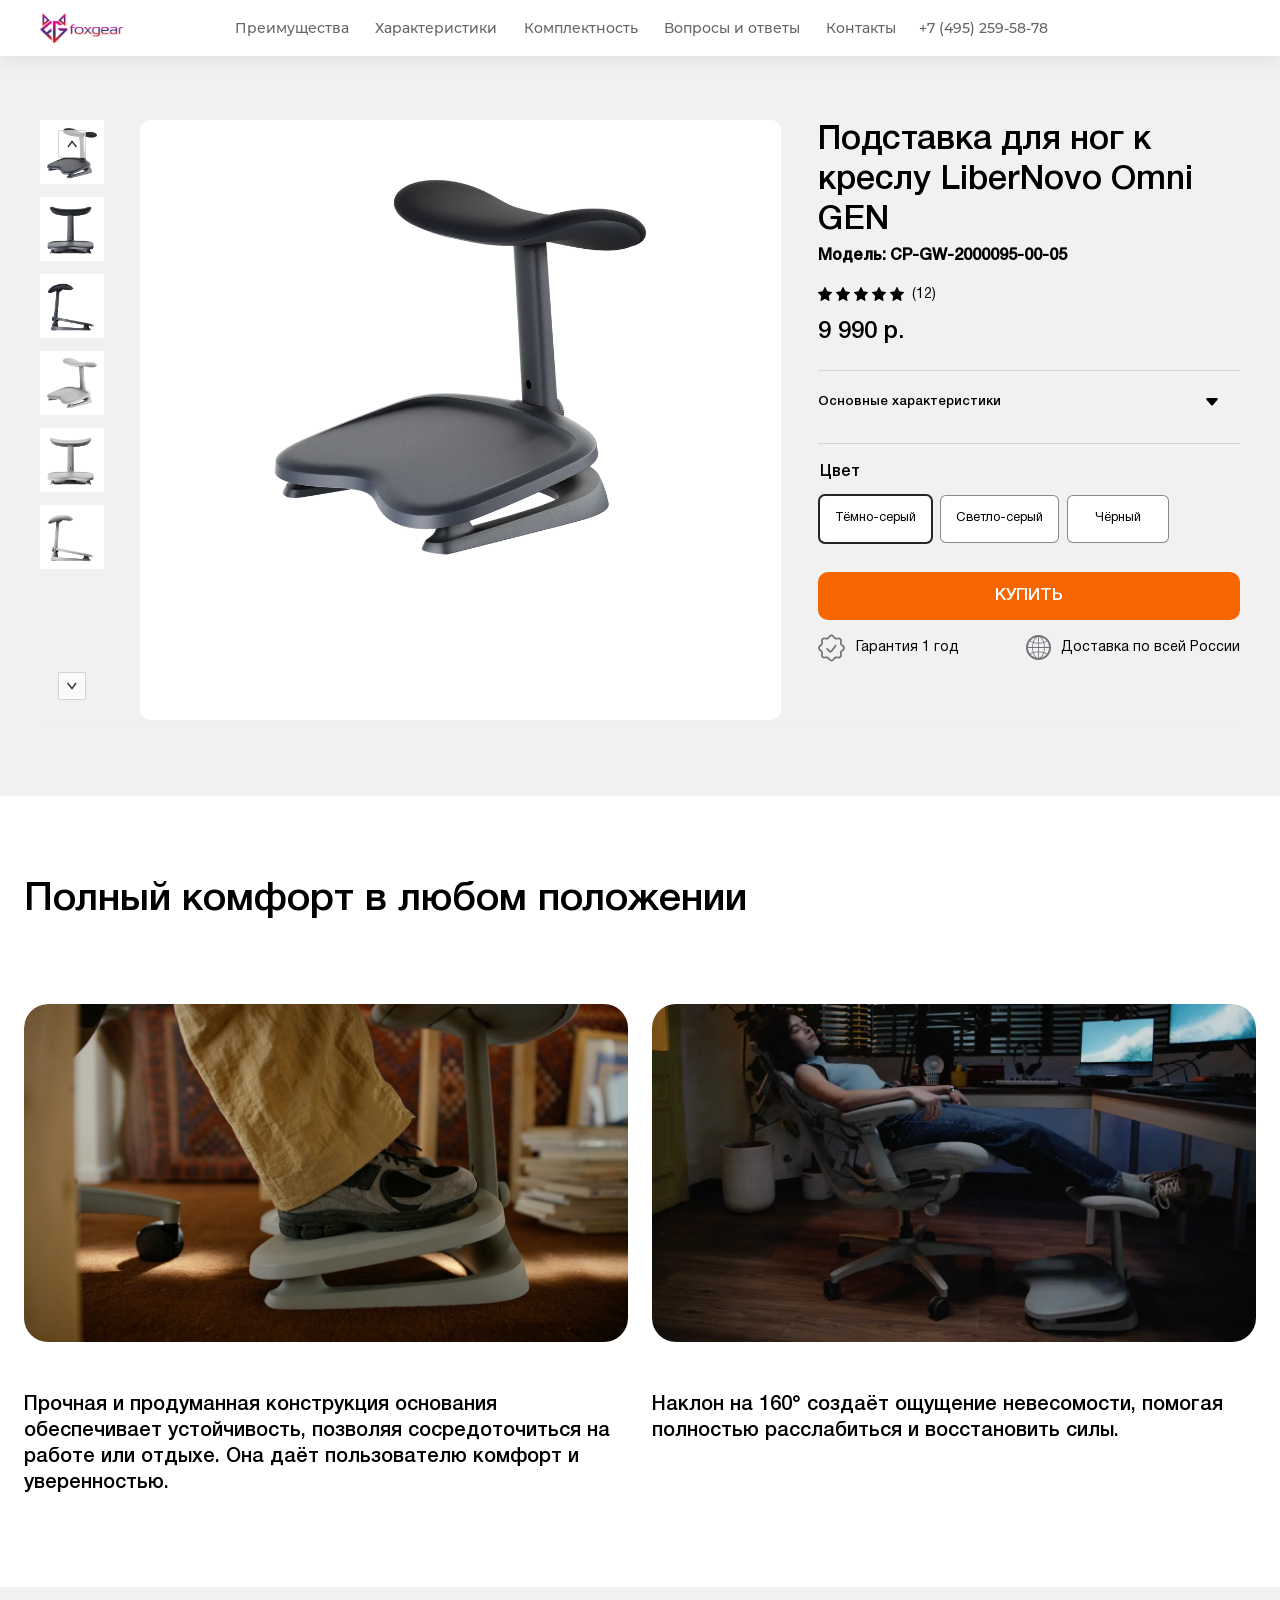
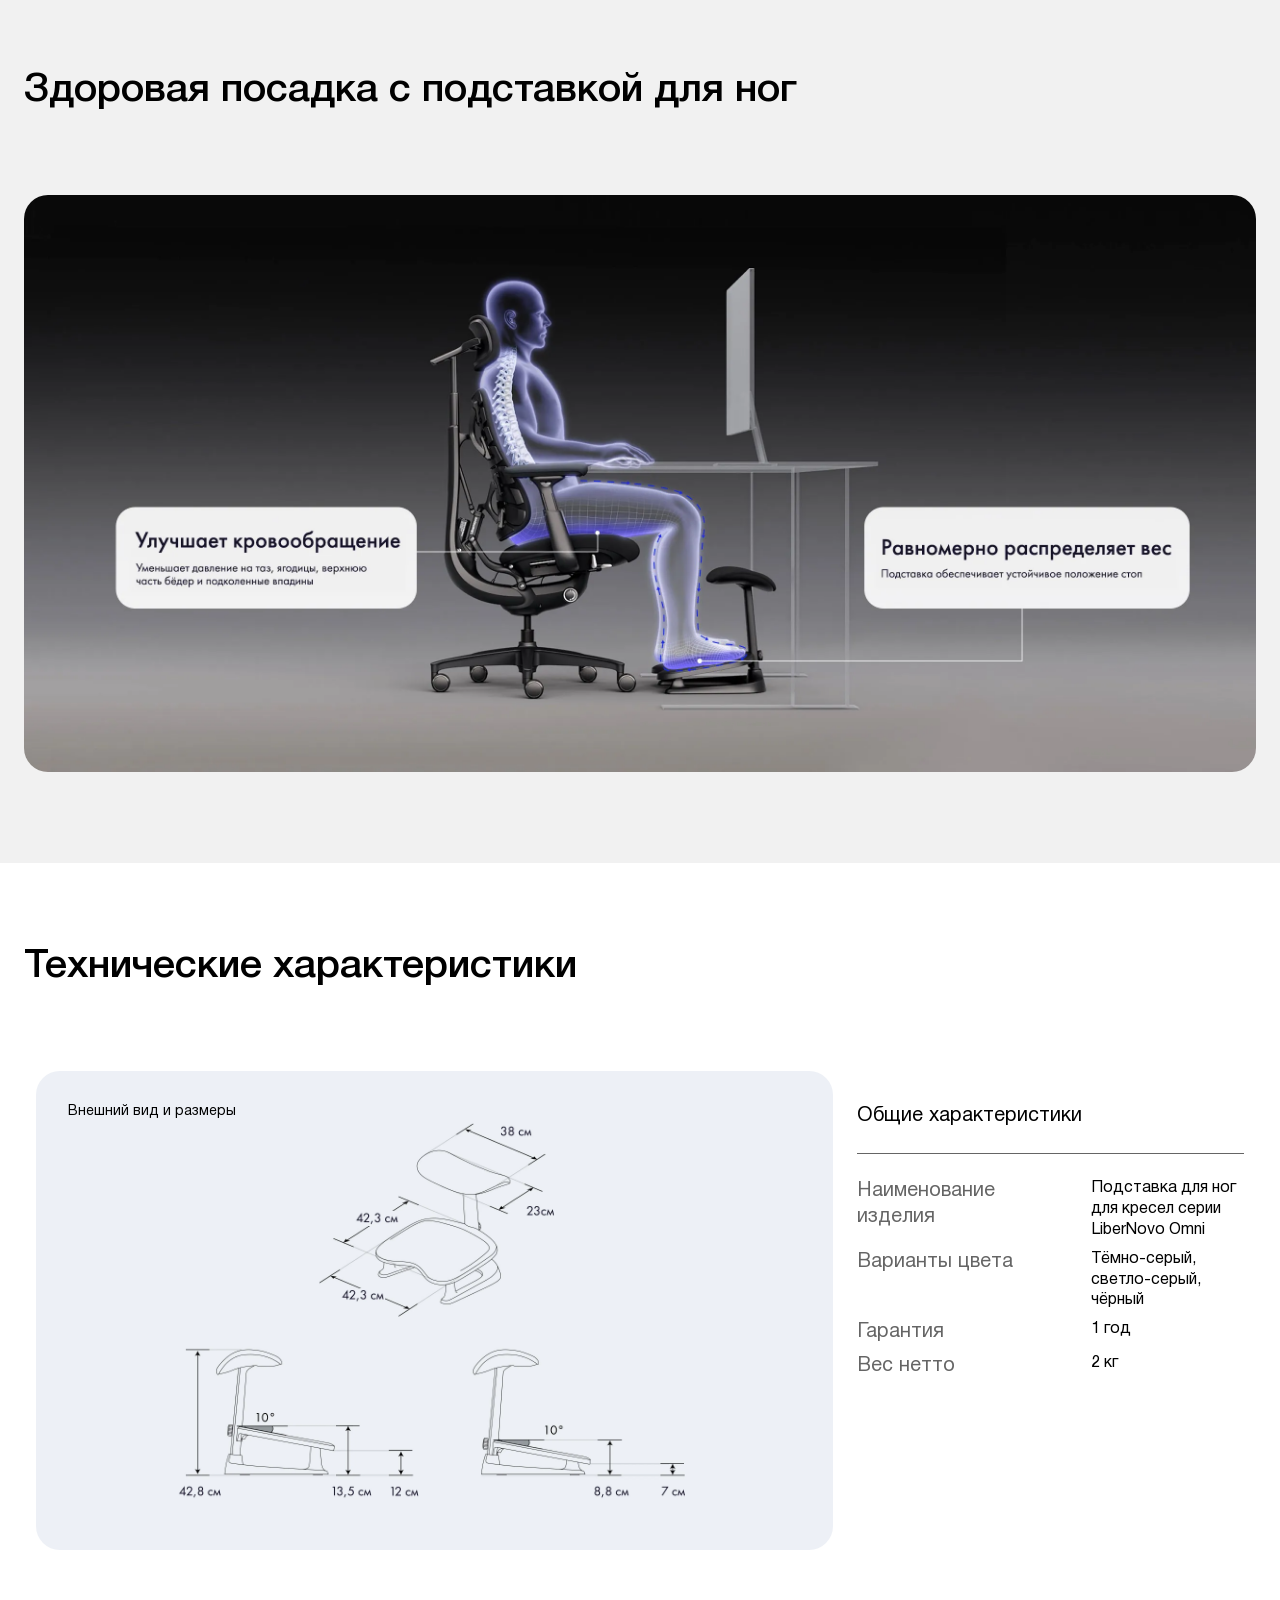
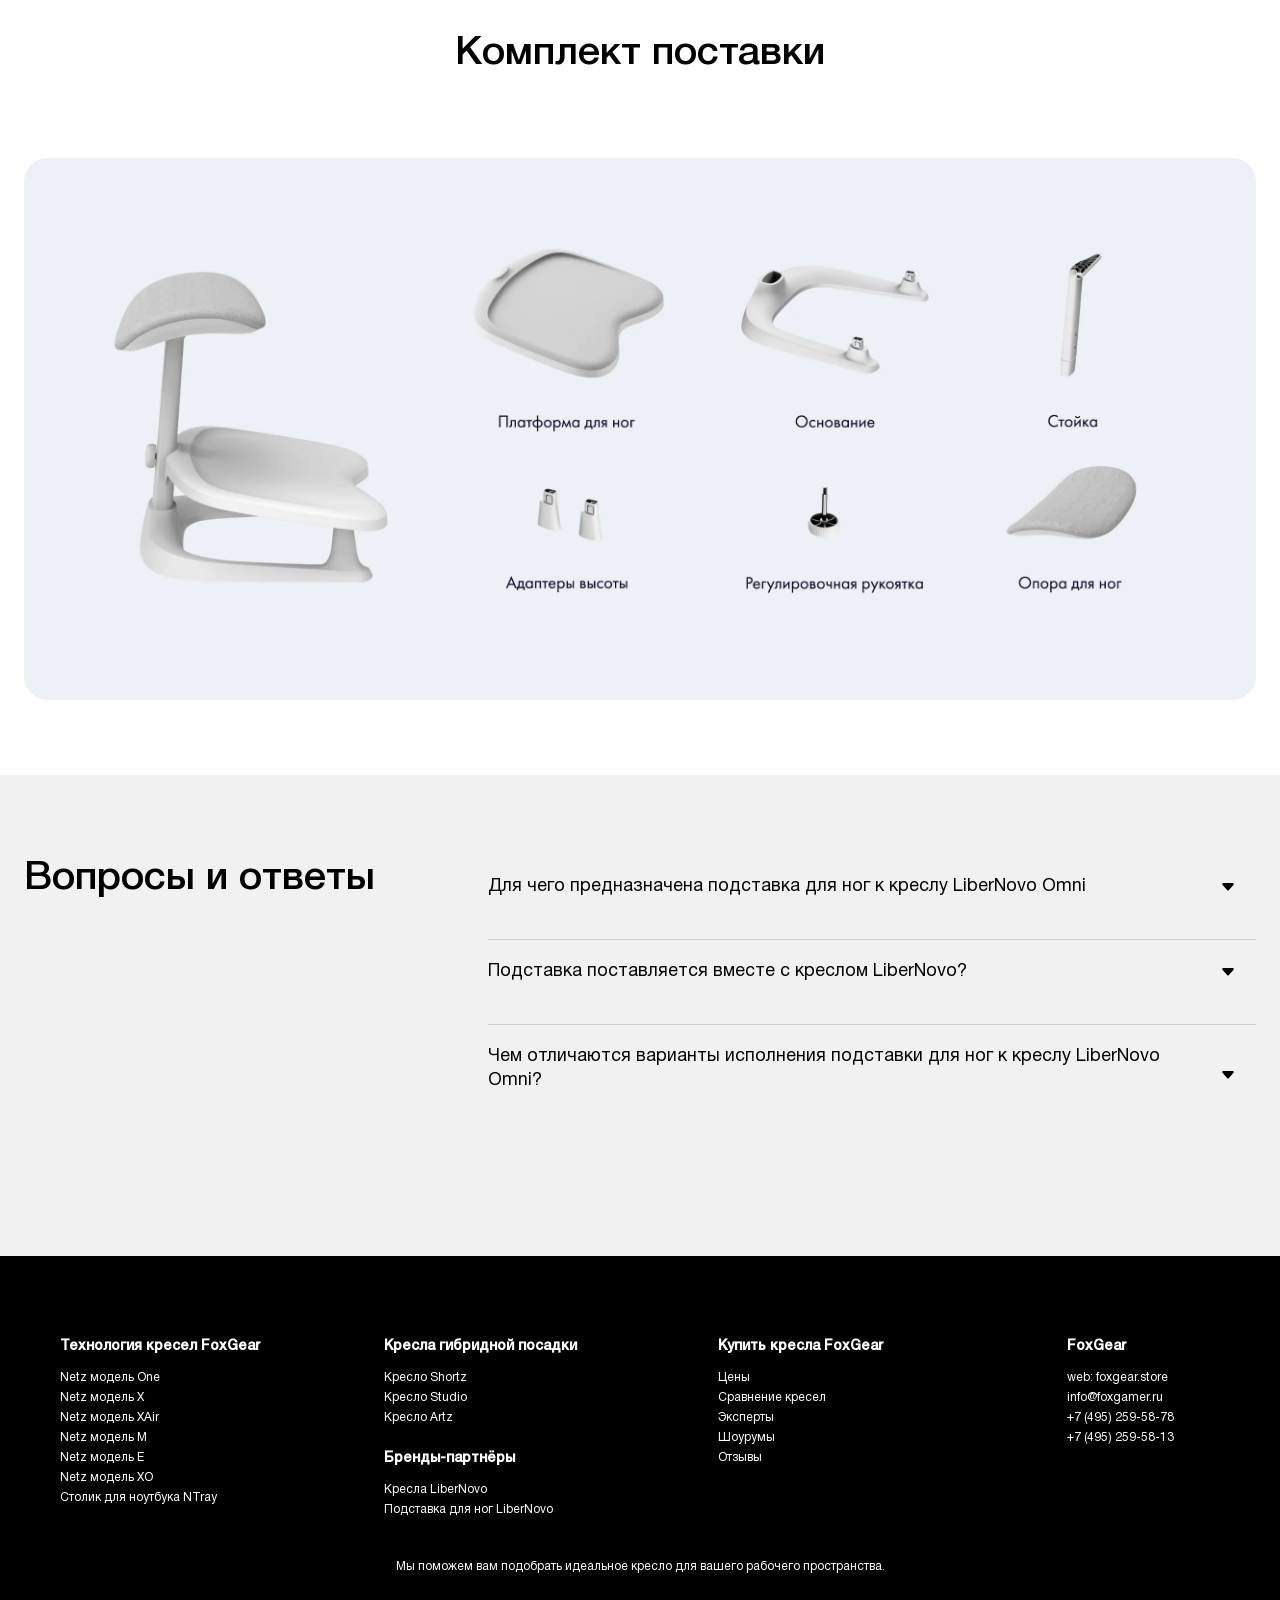
<file: index.html>
<!DOCTYPE html>
<html lang="ru">
<head>
    <title>Подставка для ног к креслу LiberNovo Omni | FoxGear - бренд эргономичных кресел и столов</title>
    <meta charset="UTF-8">
    <meta http-equiv="refresh" content="0; url=pages/gen/">
    <script>
        window.location.replace("pages/gen/");
    </script>
</head>
<body>
    Если вы не были перенаправлены автоматически, перейдите по ссылке:
    <a href="pages/gen/">Подставка для ног к креслу LiberNovo Omni</a>
</body>
</html>
</file>
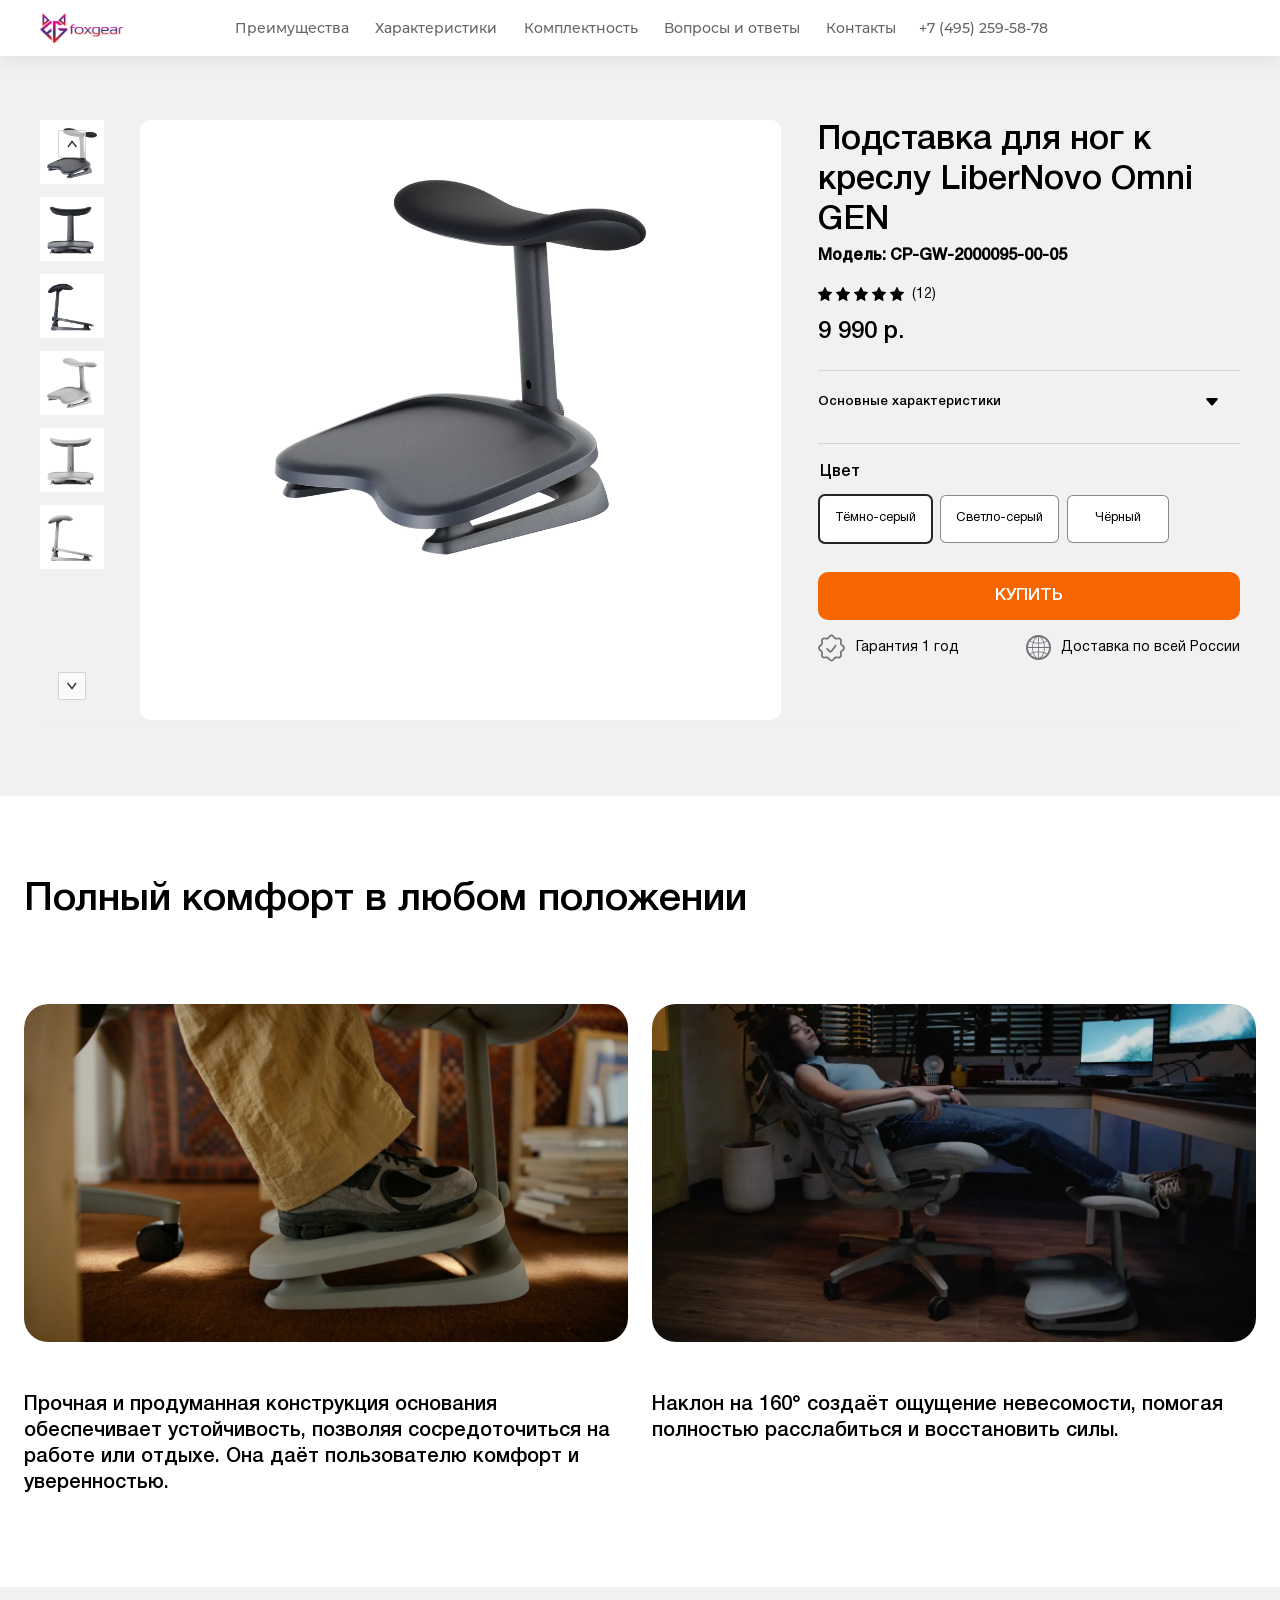
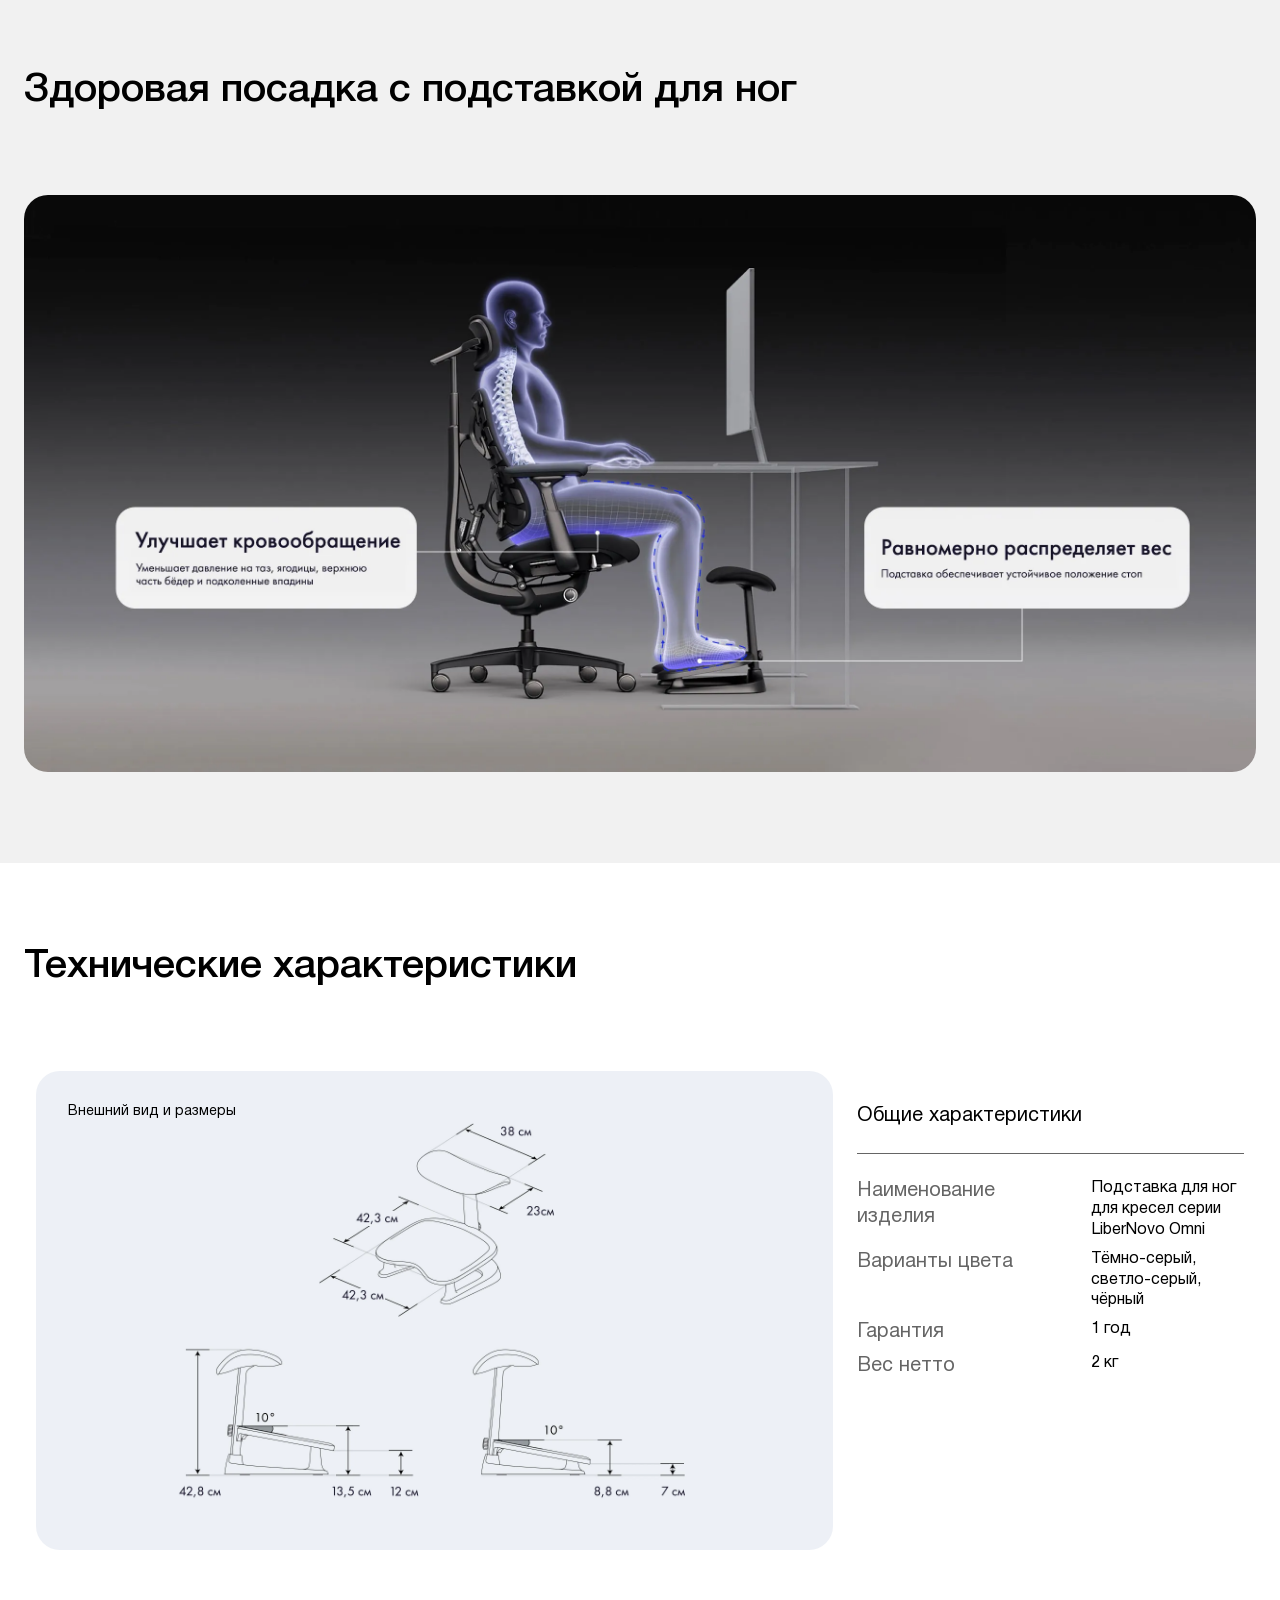
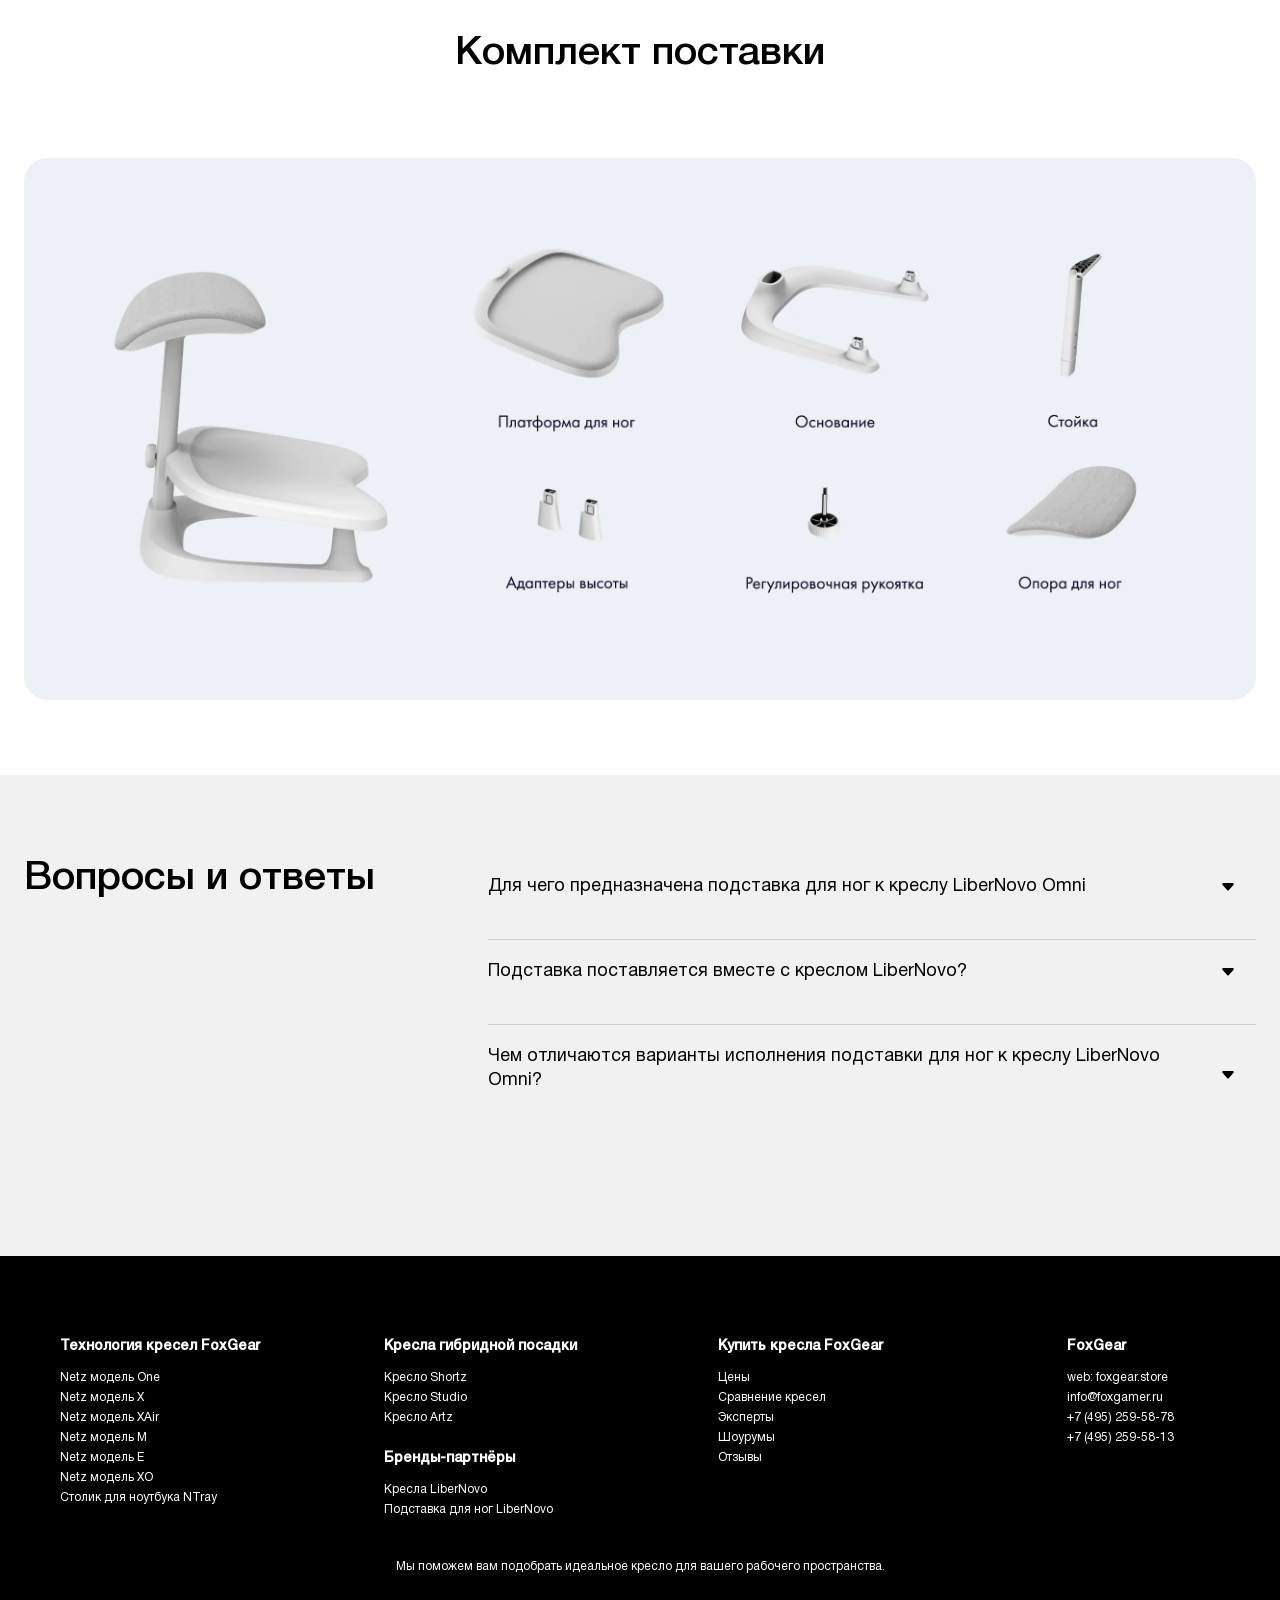
<file: pages/gen/index.html>
<!DOCTYPE html>
<html lang="ru">

<head>
    <meta charset="UTF-8">
    <meta name="viewport" content="width=device-width, initial-scale=1.0">
    <title>Подставка для ног к креслу LiberNovo Omni GEN | FoxGear - бренд эргономичных кресел и столов
    </title>

    <link rel="shortcut icon" href="/favicon.ico">
    <link rel="icon" type="image/png" href="/favicons/favicon-96x96.png" sizes="96x96">
    <link rel="icon" type="image/svg+xml" href="/favicons/favicon.svg">
    <link rel="apple-touch-icon" sizes="180x180" href="/favicons/apple-touch-icon.png">
    <link rel="manifest" href="/favicons/site.webmanifest">

    <link rel="stylesheet" href="../../css/common/normalize.css">
    <link rel="stylesheet" href="../../css/common/owl.carousel.min.css">
    <link rel="stylesheet" href="../../css/common/owl.theme.default.min.css">
    <link rel="stylesheet" href="../../css/common/consts.css">

    <link rel="stylesheet" href="../../blocks/wrapper/css/wrapper.css">
    <link rel="stylesheet" href="../../blocks/logo/css/logo.css">
    <link rel="stylesheet" href="../../blocks/menu-main/css/menu-main.css">
    <link rel="stylesheet" href="../../blocks/button-menu-mobile/css/button-menu-mobile.css">
    <link rel="stylesheet" href="../../blocks/header/css/header.css">
    <link rel="stylesheet" href="../../blocks/menu-mobile/css/menu-mobile.css">
    <link rel="stylesheet" href="../../blocks/header-contact/css/header-contact.css">
    <link rel="stylesheet" href="../../blocks/rating/css/rating.css">
    <link rel="stylesheet" href="../../blocks/button/css/button.css">
    <link rel="stylesheet" href="../../blocks/benefits/css/benefits.css">
    <link rel="stylesheet" href="../../blocks/accordion/css/accordion.css">
    <link rel="stylesheet" href="../../blocks/model-selector/css/model-selector.css">
    <link rel="stylesheet" href="../../blocks/form/css/form.css">
    <link rel="stylesheet" href="../../blocks/panel-single/css/panel-single.css">
    <link rel="stylesheet" href="../../blocks/hero-single/css/hero-single.css">
    <link rel="stylesheet" href="../../blocks/section-title/css/section-title.css">
    <link rel="stylesheet" href="../../blocks/flex-images/css/flex-images.css">
    <link rel="stylesheet" href="../../blocks/block-image/css/block-image.css">
    <link rel="stylesheet" href="../../blocks/specifications/css/specifications.css">
    <link rel="stylesheet" href="../../blocks/faq/css/faq.css">
    <link rel="stylesheet" href="../../blocks/back-to-top/css/back-to-top.css">
    <link rel="stylesheet" href="../../blocks/footer/css/footer.css">
    <link rel="stylesheet" href="../../blocks/popup/css/popup.css">
    <link rel="stylesheet" href="css/index.css">

    <!-- Top.Mail.Ru counter -->
    <script type="text/javascript">
        var _tmr = window._tmr || (window._tmr = []);
        _tmr.push({ id: "3705895", type: "pageView", start: (new Date()).getTime() });
        (function (d, w, id)
        {
            if (d.getElementById(id)) return;
            var ts = d.createElement("script"); ts.type = "text/javascript"; ts.async = true; ts.id = id;
            ts.src = "https://top-fwz1.mail.ru/js/code.js";
            var f = function () { var s = d.getElementsByTagName("script")[ 0 ]; s.parentNode.insertBefore(ts, s); };
            if (w.opera == "[object Opera]") { d.addEventListener("DOMContentLoaded", f, false); } else { f(); }
        })(document, window, "tmr-code");
    </script>
    <noscript>
        <div><img src="https://top-fwz1.mail.ru/counter?id=3705895;js=na" style="position:absolute;left:-9999px;"
                alt="Top.Mail.Ru" /></div>
    </noscript>
    <!-- /Top.Mail.Ru counter -->
</head>

<body>
    <header class="header" id="top">
        <div class="wrapper header__wrapper">
            <div class="logo header__logo">
                <a class="logo__link" href="/" title="FoxGear - бренд эргономичных кресел и столов - главная страница">
                    <img class="logo__image" src="../../blocks/logo/images/logo.png" alt="Логотип FoxGear">
                </a>
            </div>
            <nav class="menu-main header__menu-main">
                <ul class="menu-main__items">
                    <li class="menu-main__item">
                        <a class="menu-main__link" href="#advantages"
                            title="Преимущества подставки для ног к креслу LiberNovo Omni GEN">
                            Преимущества
                        </a>
                    </li>
                    <li class="menu-main__item">
                        <a class="menu-main__link" href="#specs"
                            title="Технические характеристики подставки для ног к креслу LiberNovo Omni GEN">
                            Характеристики
                        </a>
                    </li>
                    <li class="menu-main__item">
                        <a class="menu-main__link" href="#in-the-box"
                            title="Комплект поставки подставки для ног к креслу LiberNovo Omni GEN">
                            Комплектность
                        </a>
                    </li>
                    <li class="menu-main__item">
                        <a class="menu-main__link" href="#faq"
                            title="Вопросы по подставке для ног к креслу LiberNovo Omni GEN">
                            Вопросы и ответы
                        </a>
                    </li>
                    <li class="menu-main__item">
                        <a class="menu-main__link" href="https://foxgear.store#contacts" title="Контакты">
                            Контакты
                        </a>
                    </li>
                </ul>
            </nav>
            <div class="header-contact header__contact">
                <a class="header-contact__link" href="tel:+74952595878" title="+7 (495) 259-58-78" target="_blank"
                    rel="noopener">
                    +7 (495) 259-58-78
                </a>
            </div>
            <div class="button-menu-mobile header__button-menu-mobile">
                <svg aria-hidden="true" focusable="false" role="presentation" class="button-menu-mobile__icon"
                    viewBox="0 0 64 64">
                    <path class="button-menu-mobile__icon-line1" d="M7 15h51" />
                    <path class="button-menu-mobile__icon-line2" d="M7 32h43" />
                    <path class="button-menu-mobile__icon-line3" d="M7 49h51" />
                </svg>
            </div>
        </div>
    </header>
    <div class="menu-mobile transparent">
        <div class="menu-mobile__content">
            <ul class="menu-mobile__items">
                <li class="menu-mobile__item">
                    <a class="menu-mobile__item-link" href="#advantages"
                        title="Преимущества подставки для ног к креслу LiberNovo Omni GEN">
                        <div class="menu-mobile__item-title">
                            Преимущества
                        </div>
                        <div class="menu-mobile__item-arrow"></div>
                    </a>
                </li>
                <li class="menu-mobile__item">
                    <a class="menu-mobile__item-link" href="#specs"
                        title="Технические характеристики подставки для ног к креслу LiberNovo Omni GEN">
                        <div class="menu-mobile__item-title">
                            Характеристики
                        </div>
                        <div class="menu-mobile__item-arrow"></div>
                    </a>
                </li>
                <li class="menu-mobile__item">
                    <a class="menu-mobile__item-link" href="#in-the-box"
                        title="Комплект поставки подставки для ног к креслу LiberNovo Omni GEN">
                        <div class="menu-mobile__item-title">
                            Комплектность
                        </div>
                        <div class="menu-mobile__item-arrow"></div>
                    </a>
                </li>
                <li class="menu-mobile__item">
                    <a class="menu-mobile__item-link" href="#faq"
                        title="Вопросы по подставке для ног к креслу LiberNovo Omni GEN">
                        <div class="menu-mobile__item-title">
                            Вопросы и ответы
                        </div>
                        <div class="menu-mobile__item-arrow"></div>
                    </a>
                </li>
                <li class="menu-mobile__item">
                    <a class="menu-mobile__item-link" href="https://foxgear.store#contacts" title="Контакты">
                        <div class="menu-mobile__item-title">
                            Контакты
                        </div>
                        <div class="menu-mobile__item-arrow"></div>
                    </a>
                </li>
            </ul>
        </div>
    </div>
    <main class="main">
        <div class="segment segment_gray" id="description">
            <div class="wrapper main__wrapper">
                <div class="hero-single">
                    <div class="hero-single__content">
                        <div class="hero-single__gallery-nav hero-single__gallery-nav_up"></div>
                        <div class="hero-single__gallery-nav hero-single__gallery-nav_down"></div>
                        <div class="hero-single__gallery">
                            <div class="hero-single__gallery-images">
                                <img class="hero-single__gallery-image" src="images/about/01.webp"
                                    alt="Подставка для ног к креслу LiberNovo Omni GEN"
                                    title="Подставка для ног к креслу LiberNovo Omni GEN" data-index="0">
                                <img class="hero-single__gallery-image" src="images/about/02.webp"
                                    alt="Подставка для ног к креслу LiberNovo Omni GEN"
                                    title="Подставка для ног к креслу LiberNovo Omni GEN" data-index="1">
                                <img class="hero-single__gallery-image" src="images/about/03.webp"
                                    alt="Подставка для ног к креслу LiberNovo Omni GEN"
                                    title="Подставка для ног к креслу LiberNovo Omni GEN" data-index="2">
                                <img class="hero-single__gallery-image" src="images/about/04.webp"
                                    alt="Подставка для ног к креслу LiberNovo Omni GEN"
                                    title="Подставка для ног к креслу LiberNovo Omni GEN" data-index="3">
                                <img class="hero-single__gallery-image" src="images/about/05.webp"
                                    alt="Подставка для ног к креслу LiberNovo Omni GEN"
                                    title="Подставка для ног к креслу LiberNovo Omni GEN" data-index="4">
                                <img class="hero-single__gallery-image" src="images/about/06.webp"
                                    alt="Подставка для ног к креслу LiberNovo Omni GEN"
                                    title="Подставка для ног к креслу LiberNovo Omni GEN" data-index="5">
                            </div>
                        </div>
                        <div class="hero-single__gap"></div>
                        <div class="hero-single__images">
                            <div class="hero-single__carousel owl-carousel owl-theme">
                                <div class="hero-single__image">
                                    <img class="hero-single__img" src="images/about/01.webp"
                                        alt="Подставка для ног к креслу LiberNovo Omni GEN"
                                        title="Подставка для ног к креслу LiberNovo Omni GEN">
                                </div>
                                <div class="hero-single__image">
                                    <img class="hero-single__img" src="images/about/02.webp"
                                        alt="Подставка для ног к креслу LiberNovo Omni GEN"
                                        title="Подставка для ног к креслу LiberNovo Omni GEN">
                                </div>
                                <div class="hero-single__image">
                                    <img class="hero-single__img" src="images/about/03.webp"
                                        alt="Подставка для ног к креслу LiberNovo Omni GEN"
                                        title="Подставка для ног к креслу LiberNovo Omni GEN">
                                </div>
                                <div class="hero-single__image">
                                    <img class="hero-single__img" src="images/about/04.webp"
                                        alt="Подставка для ног к креслу LiberNovo Omni GEN"
                                        title="Подставка для ног к креслу LiberNovo Omni GEN">
                                </div>
                                <div class="hero-single__image">
                                    <img class="hero-single__img" src="images/about/05.webp"
                                        alt="Подставка для ног к креслу LiberNovo Omni GEN"
                                        title="Подставка для ног к креслу LiberNovo Omni GEN">
                                </div>
                                <div class="hero-single__image">
                                    <img class="hero-single__img" src="images/about/06.webp"
                                        alt="Подставка для ног к креслу LiberNovo Omni GEN"
                                        title="Подставка для ног к креслу LiberNovo Omni GEN">
                                </div>
                            </div>
                        </div>
                        <div class="hero-single__gap"></div>
                        <div class="panel-single hero-single__panel">
                            <div class="panel-single__description">
                                <h1 class="panel-single__title">Подставка для ног к креслу LiberNovo Omni GEN</h1>
                                <div class="panel-single__subtitle">Модель: CP-GW-2000095-00-05</div>
                                <div class="rating panel-single__rating">
                                    <div class="rating__stars">
                                        <span class="rating__star"></span>
                                        <span class="rating__star"></span>
                                        <span class="rating__star"></span>
                                        <span class="rating__star"></span>
                                        <span class="rating__star"></span>
                                    </div>
                                    <div class="rating__reviews">
                                        (12)
                                    </div>
                                </div>
                                <div class="panel-single__price">9 990 р.</div>
                            </div>
                            <div class="accordion panel-single__details">
                                <div class="accordion__content">
                                    <div class="accordion__item">
                                        <div class="accordion__item-title">
                                            Основные характеристики
                                        </div>
                                        <div class="accordion__item-content">
                                            <ul class="accordion__item-list">
                                                <li class="accordion__item-list-item">
                                                    <strong>Уменьшение усталости ног:</strong> эргономичный наклон
                                                    10&deg; способствует здоровому кровообращению — идеально для долгой
                                                    работы за столом.
                                                </li>
                                                <li class="accordion__item-list-item">
                                                    <strong>Комфорт в "невесомости":</strong> в сочетании с наклоном
                                                    кресла Omni на 160&deg; обеспечивает максимальное расслабление.
                                                </li>
                                                <li class="accordion__item-list-item">
                                                    <strong>Адаптация под рост:</strong> два варианта установки высоты
                                                    (8,8 и 13,5 см) подходят для пользователей ростом от 152 до 201 см.
                                                </li>
                                                <li class="accordion__item-list-item">
                                                    <strong>Премиальные материалы:</strong> эластичная ткань с
                                                    микротекстурой и упругое основание аэрокосмического класса
                                                    обеспечивают долговечность и комфорт.
                                                </li>
                                            </ul>
                                        </div>
                                    </div>
                                </div>
                            </div>
                            <form class="form panel__form">
                                <fieldset class="form__fieldset">
                                    <legend class="form__legend">Цвет</legend>
                                    <div class="form__radio-button">
                                        <input class="form__radio" type="radio" id="form__radio_01" name="switch"
                                            value="цвет: тёмно-серый" checked>
                                        <label class="form__label" for="form__radio_01" data-model="CP-GW-2000095-00-05"
                                            data-price="9 990 р." data-index="0">Тёмно-серый</label>
                                    </div>
                                    <div class="form__radio-button">
                                        <input class="form__radio" type="radio" id="form__radio_02" name="switch"
                                            value="цвет: светло-серый">
                                        <label class="form__label" for="form__radio_02" data-model="CP-GW-2000095-00-04"
                                            data-price="9 990 р." data-index="3">Светло-серый</label>
                                    </div>
                                    <div class="form__radio-button">
                                        <a class="form__label" href="../se/" target="_self">Чёрный</a>
                                    </div>
                                </fieldset>
                                <button class="button button_buy" type="button"
                                    data-product="Подставка для ног к креслу LiberNovo Omni GEN">КУПИТЬ</button>
                                <ul class="benefits form__benefits">
                                    <li class="benefits__benefit">
                                        <img class="benefits__image benefits__image_warranty"
                                            src="images/benefits/warranty.svg" alt="Гарантия">
                                        <div class="benefits__text">
                                            Гарантия 1 год
                                        </div>
                                    </li>
                                    <li class="benefits__benefit">
                                        <img class="benefits__image benefits__image_delivery"
                                            src="images/benefits/earth.svg" alt="Доставка">
                                        <div class="benefits__text">
                                            Доставка по всей России
                                        </div>
                                    </li>
                                </ul>
                            </form>
                        </div>
                    </div>
                </div>
            </div>
        </div>
        <div class="segment">
            <div class="wrapper-1280">
                <section class="section" id="advantages">
                    <h2 class="section-title section-title_left section-title_limited">
                        Полный комфорт в любом положении</h2>
                    <div class="flex-images">
                        <div class="flex-images__item">
                            <img class="flex-images__image" src="images/product/flex-images/01.webp"
                                alt="Прочная и продуманная конструкция"
                                title="Прочная и продуманная конструкция">
                            <div class="flex-images__content">
                                <h4 class="flex-images__title">Прочная и продуманная конструкция основания обеспечивает устойчивость, позволяя сосредоточиться на работе или отдыхе. Она даёт пользователю комфорт и уверенностью.
                                </h4>
                            </div>
                        </div>
                        <div class="flex-images__item">
                            <img class="flex-images__image" src="images/product/flex-images/02.webp"
                                alt="Создаёт ощущение невесомости" title="Создаёт ощущение невесомости">
                            <div class="flex-images__content">
                                <h4 class="flex-images__title">Наклон на 160&deg; создаёт ощущение невесомости, помогая полностью расслабиться и восстановить силы.</h4>
                            </div>
                        </div>
                    </div>
                </section>
            </div>
        </div>
        <div class="segment segment_gray">
            <div class="wrapper-1280">
                <section class="section">
                    <h2 class="section-title section-title_left">Здоровая посадка с подставкой для ног</h2>
                    <div class="block-image block-image_fabric">
                        <picture>
                            <source srcset="images/product/overview/01.webp" media="(min-width: 769px)">
                            <source srcset="images/product/overview/01_768.webp" media="(max-width: 768px)">
                            <img class="block-image__image" src="images/product/overview/01.webp"
                                alt="Здоровая посадка с подставкой для ног" title="Здоровая посадка с подставкой для ног">
                        </picture>
                    </div>
                </section>
            </div>
        </div>
        <div class="segment">
            <div class="wrapper-1280">
                <section class="section section_specifications" id="specs">
                    <h2 class="section-title section-title_left">Технические характеристики</h2>
                    <div class="specifications">
                        <div class="specifications__item specifications__item_image">
                            <picture>
                                <source srcset="images/product/specifications/01.webp" media="(min-width: 769px)">
                                <source srcset="images/product/specifications/01_768.webp" media="(max-width: 768px)">
                                <img class="block-image__image" src="images/product/specifications/01.webp"
                                    alt="Технические характеристики">
                            </picture>
                            <div class="specifications__description">Внешний вид и размеры</div>
                        </div>
                        <div class="specifications__item">

                            <div class="specifications__text">
                                <div class="specifications__title">Общие характеристики</div>
                                <div class="specifications__divider"></div>
                                <div class="specifications__table">
                                    <div class="specifications__table-key">
                                        Наименование изделия
                                    </div>
                                    <div class="specifications__table-value">
                                        Подставка для ног для кресел серии LiberNovo Omni
                                    </div>
                                    <div class="specifications__table-key">
                                        Варианты цвета
                                    </div>
                                    <div class="specifications__table-value">
                                        Тёмно-серый, светло-серый, чёрный
                                    </div>
                                    <div class="specifications__table-key">
                                        Гарантия
                                    </div>
                                    <div class="specifications__table-value">
                                        1 год
                                    </div>
                                    <div class="specifications__table-key">
                                        Вес нетто
                                    </div>
                                    <div class="specifications__table-value">
                                        2 кг
                                    </div>
                                </div>
                            </div>
                        </div>
                    </div>
                </section>
                <section class="section" id="in-the-box">
                    <h2 class="section-title">Комплект поставки</h2>
                    <div class="block-image">
                        <picture>
                            <source srcset="images/product/in-the-box/01.webp" media="(min-width: 769px)">
                            <source srcset="images/product/in-the-box/01_768.webp" media="(max-width: 768px)">
                            <img class="block-image__image" src="images/product/in-the-box/01_768.webp"
                                alt="Комплект поставки подставки для ног для кресел LiberNovo Omni">
                        </picture>
                    </div>
                </section>
            </div>
        </div>
        <div class="segment segment_gray">
            <div class="wrapper-1280">
                <section class="section" id="faq">
                    <div class="faq">
                        <div class="faq__description">
                            <h2 class="section-title faq__section-title">
                                Вопросы и ответы
                            </h2>
                        </div>
                        <div class="accordion faq__accordion">
                            <div class="accordion__content">
                                <div class="accordion__item">
                                    <div class="accordion__item-title">
                                        Для чего предназначена подставка для ног к креслу LiberNovo Omni
                                    </div>
                                    <div class="accordion__item-content">
                                        Подставка для ног к креслу LiberNovo Omni имеет две высоты: 7,1 см — для пользователей ростом 170–200 см и 11,9 см — для пользователей ростом 153–169 см. Она рассчитана на стандартную высоту стола 75 см и обеспечивает эргономичную посадку. Подставка повышает удобство при сидении, адаптируясь к росту пользователя.
                                    </div>
                                </div>
                                <div class="accordion__item">
                                    <div class="accordion__item-title">
                                        Подставка поставляется вместе с креслом LiberNovo?
                                    </div>
                                    <div class="accordion__item-content">
                                        Подставка для ног не входит в стандартную комплектацию кресла и продаётся отдельно.
                                    </div>
                                </div>
                                <div class="accordion__item">
                                    <div class="accordion__item-title">
                                        Чем отличаются варианты исполнения подставки для ног к креслу LiberNovo Omni?
                                    </div>
                                    <div class="accordion__item-content">
                                        Подставки для ног различаются цветом.

                                        Все подставки подходят любых моделей кресел LiberNovo. Разные варианты разработаны прежде всего для того, чтобы сочетаться по цвету с соответствующими моделями кресел. Если сочетание цветов для вас не принципиально, вы можете выбрать любой понравившийся вариант.
                                    </div>
                                </div>
                            </div>
                        </div>
                    </div>
                </section>
            </div>
        </div>
    </main>
    <footer class="footer">
        <div class="footer__content">
            <div class="footer__menu">
                <div class="footer__menu-column">
                    <div class="footer__menu-title">
                        <a class="footer__menu-link" href="/index.html#technology" title="Технология кресел FoxGear">
                            Технология кресел FoxGear
                        </a>
                    </div>
                    <div class="footer__menu-item">
                        <a class="footer__menu-link" href="/pages/netz-one/" title="Смотреть кресло Netz модель One">
                            Netz модель One
                        </a>
                    </div>
                    <div class="footer__menu-item">
                        <a class="footer__menu-link" href="/fg-netz-x.html" title="Смотреть кресло Netz модель X">
                            Netz модель X
                        </a>
                    </div>
                    <div class="footer__menu-item">
                        <a class="footer__menu-link" href="/fg-netz-xair.html" title="Смотреть кресло Netz модель XAir">
                            Netz модель XAir
                        </a>
                    </div>
                    <div class="footer__menu-item">
                        <a class="footer__menu-link" href="/fg-netz-m.html" title="Смотреть кресло Netz модель М">
                            Netz модель М
                        </a>
                    </div>
                    <div class="footer__menu-item">
                        <a class="footer__menu-link" href="/fg-netz-e.html" title="Смотреть кресло Netz модель E">
                            Netz модель E
                        </a>
                    </div>
                    <div class="footer__menu-item">
                        <a class="footer__menu-link" href="/fg-netz-xo.html" title="Смотреть кресло Netz модель XO">
                            Netz модель XO
                        </a>
                    </div>
                    <div class="footer__menu-item">
                        <a class="footer__menu-link" href="/fg-ntr.html" title="Смотреть столик для ноутбука NTray">
                            Столик для ноутбука NTray
                        </a>
                    </div>
                </div>
                <div class="footer__menu-column">
                    <div class="footer__menu-title">
                        Кресла гибридной посадки
                    </div>
                    <div class="footer__menu-item">
                        <a class="footer__menu-link" href="/pages/shortz/" title="Смотреть кресло Shortz">
                            Кресло Shortz
                        </a>
                    </div>
                    <div class="footer__menu-item">
                        <a class="footer__menu-link" href="/pages/studio/" title="Смотреть кресло Studio">
                            Кресло Studio
                        </a>
                    </div>
                    <div class="footer__menu-item">
                        <a class="footer__menu-link" href="/pages/artz/" title="Смотреть кресло Artz">
                            Кресло Artz
                        </a>
                    </div>
                    <div class="footer__menu-title">
                        Бренды-партнёры
                    </div>
                    <div class="footer__menu-item">
                        <a class="footer__menu-link" href="/pages/libernovo/" title="Смотреть кресла LiberNova">
                            Кресла LiberNovo
                        </a>
                    </div>
                    <div class="footer__menu-item">
                        <a class="footer__menu-link" href="/pages/libernovo-stepsync/"
                            title="Смотреть подставки для ног для кресел LiberNova">
                            Подставка для ног LiberNovo
                        </a>
                    </div>
                </div>
                <div class="footer__menu-column">
                    <div class="footer__menu-title">
                        Купить кресла FoxGear
                    </div>
                    <div class="footer__menu-item">
                        <a class="footer__menu-link" href="/index.html#products"
                            title="Смотреть цены на кресла FoxGear">
                            Цены
                        </a>
                    </div>
                    <div class="footer__menu-item">
                        <a class="footer__menu-link" href="/index.html#compare"
                            title="Смотреть сравнение кресел FoxGear">
                            Сравнение кресел
                        </a>
                    </div>
                    <div class="footer__menu-item">
                        <a class="footer__menu-link" href="/pages/combo/" title="Рекомендации врачей и специалистов">
                            Эксперты
                        </a>
                    </div>
                    <div class="footer__menu-item">
                        <a class="footer__menu-link" href="/index.html#showrooms" title="Где купить кресла FoxGear">
                            Шоурумы
                        </a>
                    </div>
                    <div class="footer__menu-item">
                        <a class="footer__menu-link" href="/index.html#reviews" title="Отзывы о креслах FoxGear">
                            Отзывы
                        </a>
                    </div>
                </div>
                <div class="footer__menu-contacts">
                    <div class="footer__menu-title">
                        FoxGear
                    </div>
                    <div class="footer__menu-item">
                        <a class="footer__menu-link" href="http://foxgear.store/" title="Официальный веб-сайт FoxGear">
                            web: foxgear.store
                        </a>
                    </div>
                    <div class="footer__menu-item">
                        <a class="footer__menu-link" href="mailto:info@foxgamer.ru" title="Написать в FoxGear">
                            info@foxgamer.ru
                        </a>
                    </div>
                    <div class="footer__menu-item">
                        <a class="footer__menu-link" href="tel:+74952595878" title="Позвонить в FoxGear">
                            +7 (495) 259-58-78
                        </a>
                    </div>
                    <div class="footer__menu-item">
                        <a class="footer__menu-link" href="tel:+74952595813" title="Позвонить в FoxGear">
                            +7 (495) 259-58-13
                        </a>
                    </div>
                </div>
            </div>
            <div class="footer__motto">
                Мы поможем вам подобрать идеальное кресло для вашего рабочего пространства.
            </div>
        </div>
        <div class="popup hidden" id="popup-order">
            <div class="loader hidden"></div>
            <h2 class="h2 popup__heading">
                Оставьте заявку
            </h2>
            <p class="popup__product"></p>
            <form class="form popup__form">
                <input class="form__input" name="name" placeholder="Ваше имя">
                <input class="form__input" name="tel" placeholder="Телефон">
                <input class="form__input" name="email" placeholder="E-mail">
                <input class="form__input" name="promocode" placeholder="Промокод (при наличии)">
                <input type="hidden" name="product">
                <div class="form__submit">
                    <input class="button form__button" type="submit" value="Отправить">
                    <div class="form__offer">
                        Нажимая кнопку &ldquo;Отправить&rdquo;<br>
                        вы соглашаетесь с <a class="form__link" href="/agreement.html" title="Текст публичной оферты"
                            target="_blank">публичной офертой</a>
                    </div>
                </div>
            </form>
            <div class="popup__close"></div>
        </div>
        <div class="popup popup_success hidden" id="popup-success">
            <h2 class="h2 popup__heading popup__heading_success">
                Успешно отправлено
            </h2>
            <p class="popup__text">
                Ваше запрос было успешно отправлен.
            </p>
            <p class="popup__text">
                В ближайшее время наш менеджер свяжется с Вами и предоставит всю необходимую информацию.
            </p>
            <p class="popup__text">
                Благодарим за обращение!
            </p>
            <div class="popup__close"></div>
        </div>
        <div class="popup popup_failed hidden" id="popup-failed">
            <h2 class="h2 popup__heading popup__heading_failed">
                Сообщение не отправлено
            </h2>
            <p class="popup__text">
                К сожалению, Ваш запрос отправить не удалось.
            </p>
            <p class="popup__text">
                Но мы знаем о проблеме, и совсем скоро её устраним. Попробуйте ещё раз отправить обращение позже.
            </p>
            <p class="popup__text">
                Просим прощения за доставленные неудобства.
            </p>
            <div class="popup__close"></div>
        </div>
        <div class="overlay hidden"></div>
    </footer>
    <div class="back-to-top invisible">
        <svg class="back-to-top__icon" id="back-to-top" viewBox="0 0 90 90" xmlns="http://www.w3.org/2000/svg">
            <!-- Чёрный круг -->
            <path class="back-to-top__circle"
                d="m45.047 9.854c-9.516 0-18.645 3.785-25.375 10.521-6.729 6.74-10.51 15.875-10.51 25.408 0 9.523 3.781 18.664 10.51 25.4 6.73 6.736 15.859 10.521 25.375 10.521 9.521 0 18.646-3.785 25.375-10.521 6.73-6.736 10.512-15.877 10.512-25.4 0-9.533-3.781-18.668-10.512-25.408-6.729-6.735-15.854-10.521-25.375-10.521z"
                fill="#000000" />
            <!-- Белая стрелка -->
            <path class="back-to-top__arrow"
                d="m45.006 24.052c.713-.025 1.416.219 1.943.744l16.26 16.277c1.135 1.139 1.203 2.9.15 3.953l-2.416 2.42c-1.053 1.053-2.813.984-3.947-.15l-6.793-6.799v24.525c0 1.381-1.025 2.486-2.301 2.486h-5.703c-1.277 0-2.309-1.105-2.309-2.486v-24.525l-6.785 6.799c-1.141 1.135-2.902 1.203-3.953.15l-2.418-2.42c-1.051-1.053-.979-2.814.156-3.953l16.105-16.125c.568-.568 1.298-.871 2.011-.896z"
                fill="#ffffff" />
        </svg>
    </div>

    <script src="../../scripts/util/jquery-3.7.1.min.js"></script>
    <script src="../../scripts/util/owl.carousel.min.js"></script>
    <script src="../../scripts/menu-mobile.js"></script>
    <script src="../../scripts/accordion.js"></script>
    <script src="../../scripts/carousels.js"></script>
    <script src="../../scripts/hero-single.js"></script>
    <script src="../../scripts/popup.js"></script>
    <script src="../../scripts/back-to-top.js"></script>

    <!-- Yandex.Metrika counter -->
    <script type="text/javascript">
        (function (m, e, t, r, i, k, a)
        {
            m[ i ] = m[ i ] || function () { (m[ i ].a = m[ i ].a || []).push(arguments) };
            m[ i ].l = 1 * new Date();
            for (var j = 0; j < document.scripts.length; j++) { if (document.scripts[ j ].src === r) { return; } }
            k = e.createElement(t), a = e.getElementsByTagName(t)[ 0 ], k.async = 1, k.src = r, a.parentNode.insertBefore(k, a)
        })
            (window, document, "script", "https://mc.yandex.ru/metrika/tag.js", "ym");

        ym(100777816, "init", {
            clickmap: true,
            trackLinks: true,
            accurateTrackBounce: true,
            webvisor: true
        });
    </script>
    <noscript>
        <div><img src="https://mc.yandex.ru/watch/100777816" style="position:absolute; left:-9999px;" alt="" />
        </div>
    </noscript>
    <!-- /Yandex.Metrika counter -->
</body>

</html>
</file>
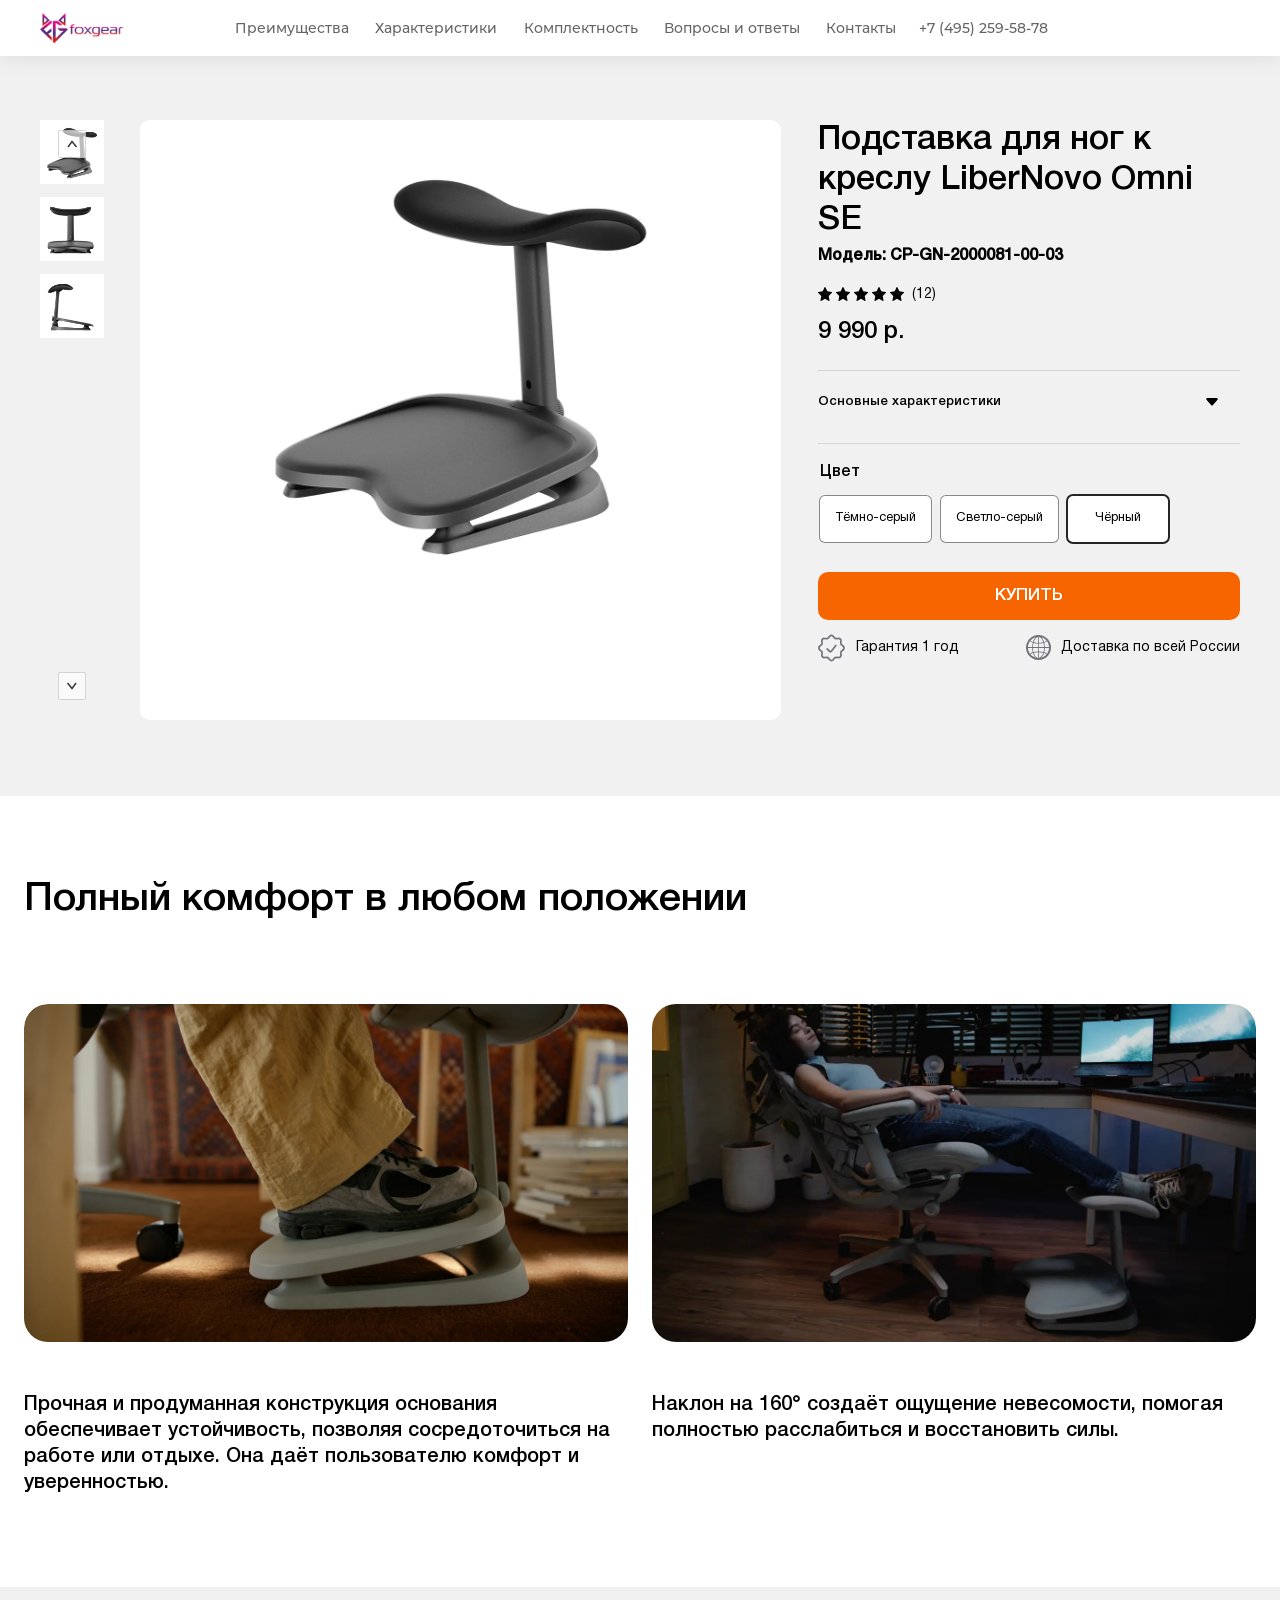
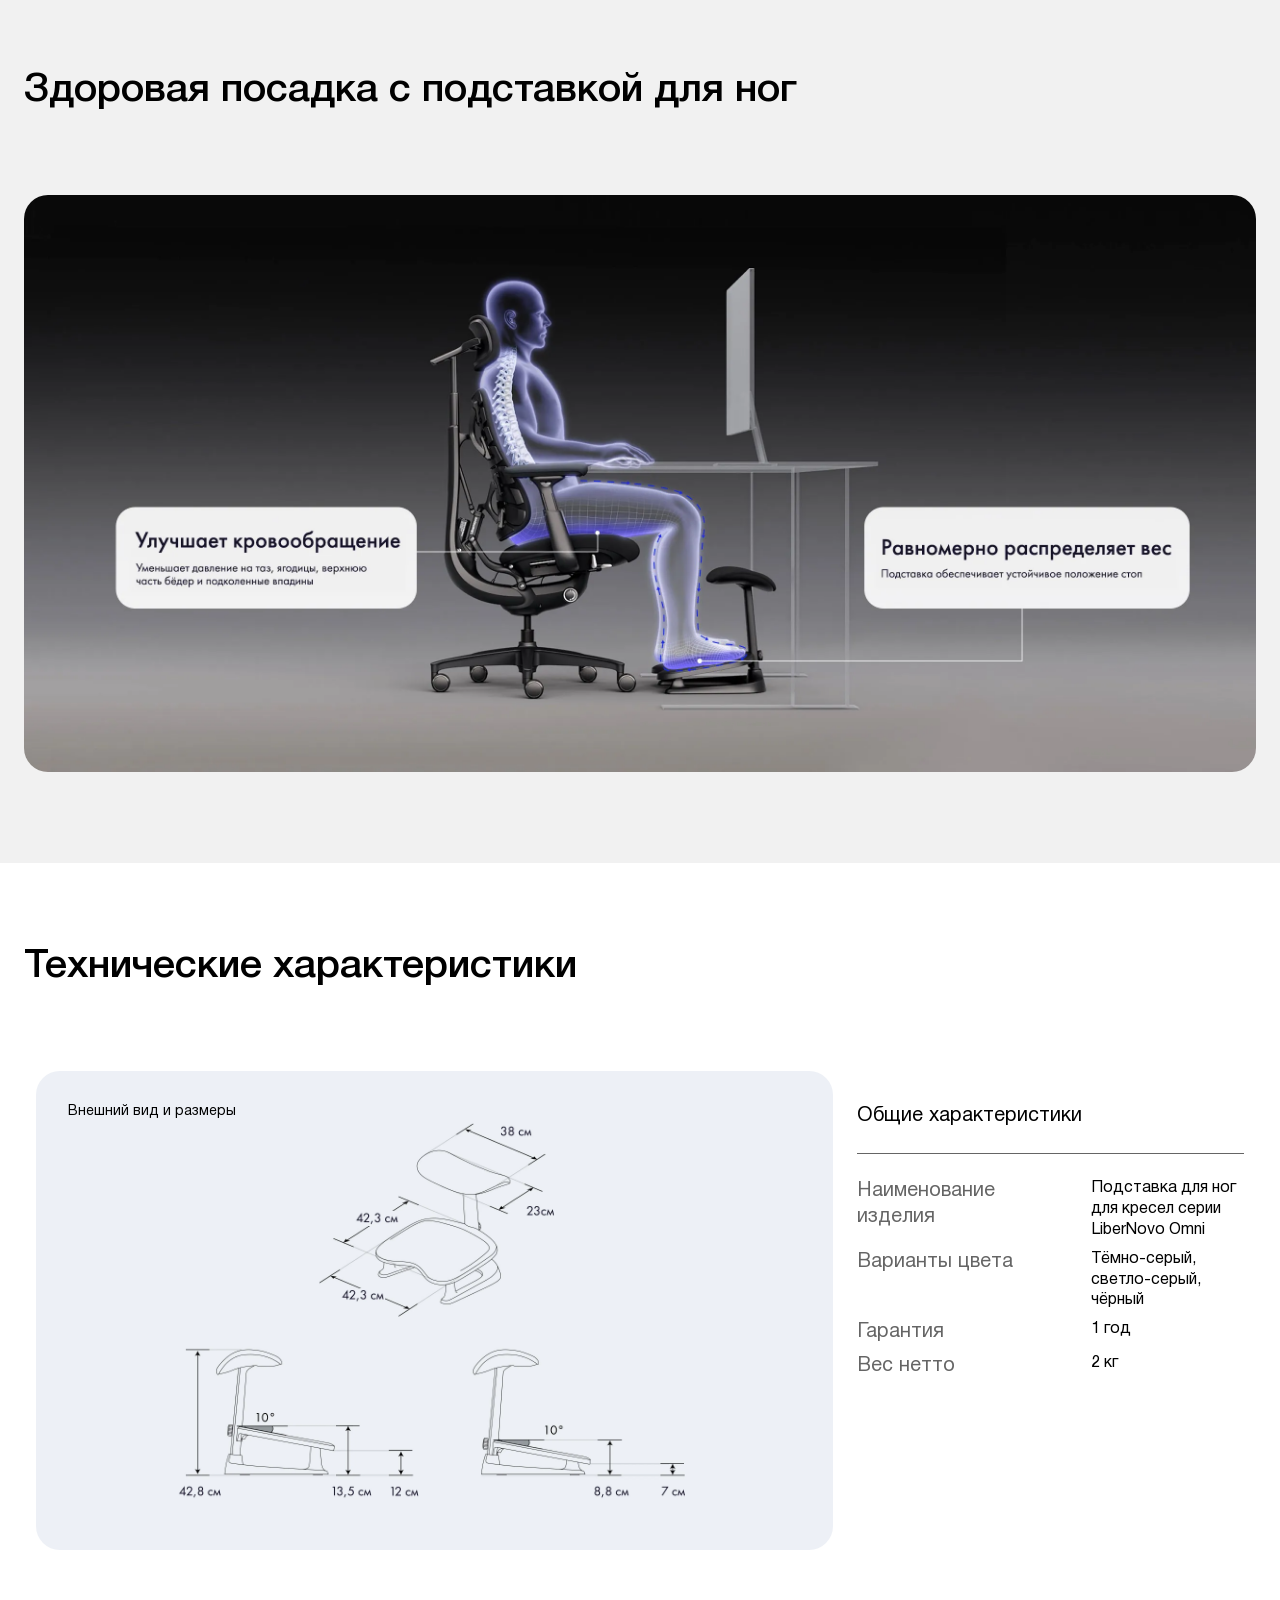
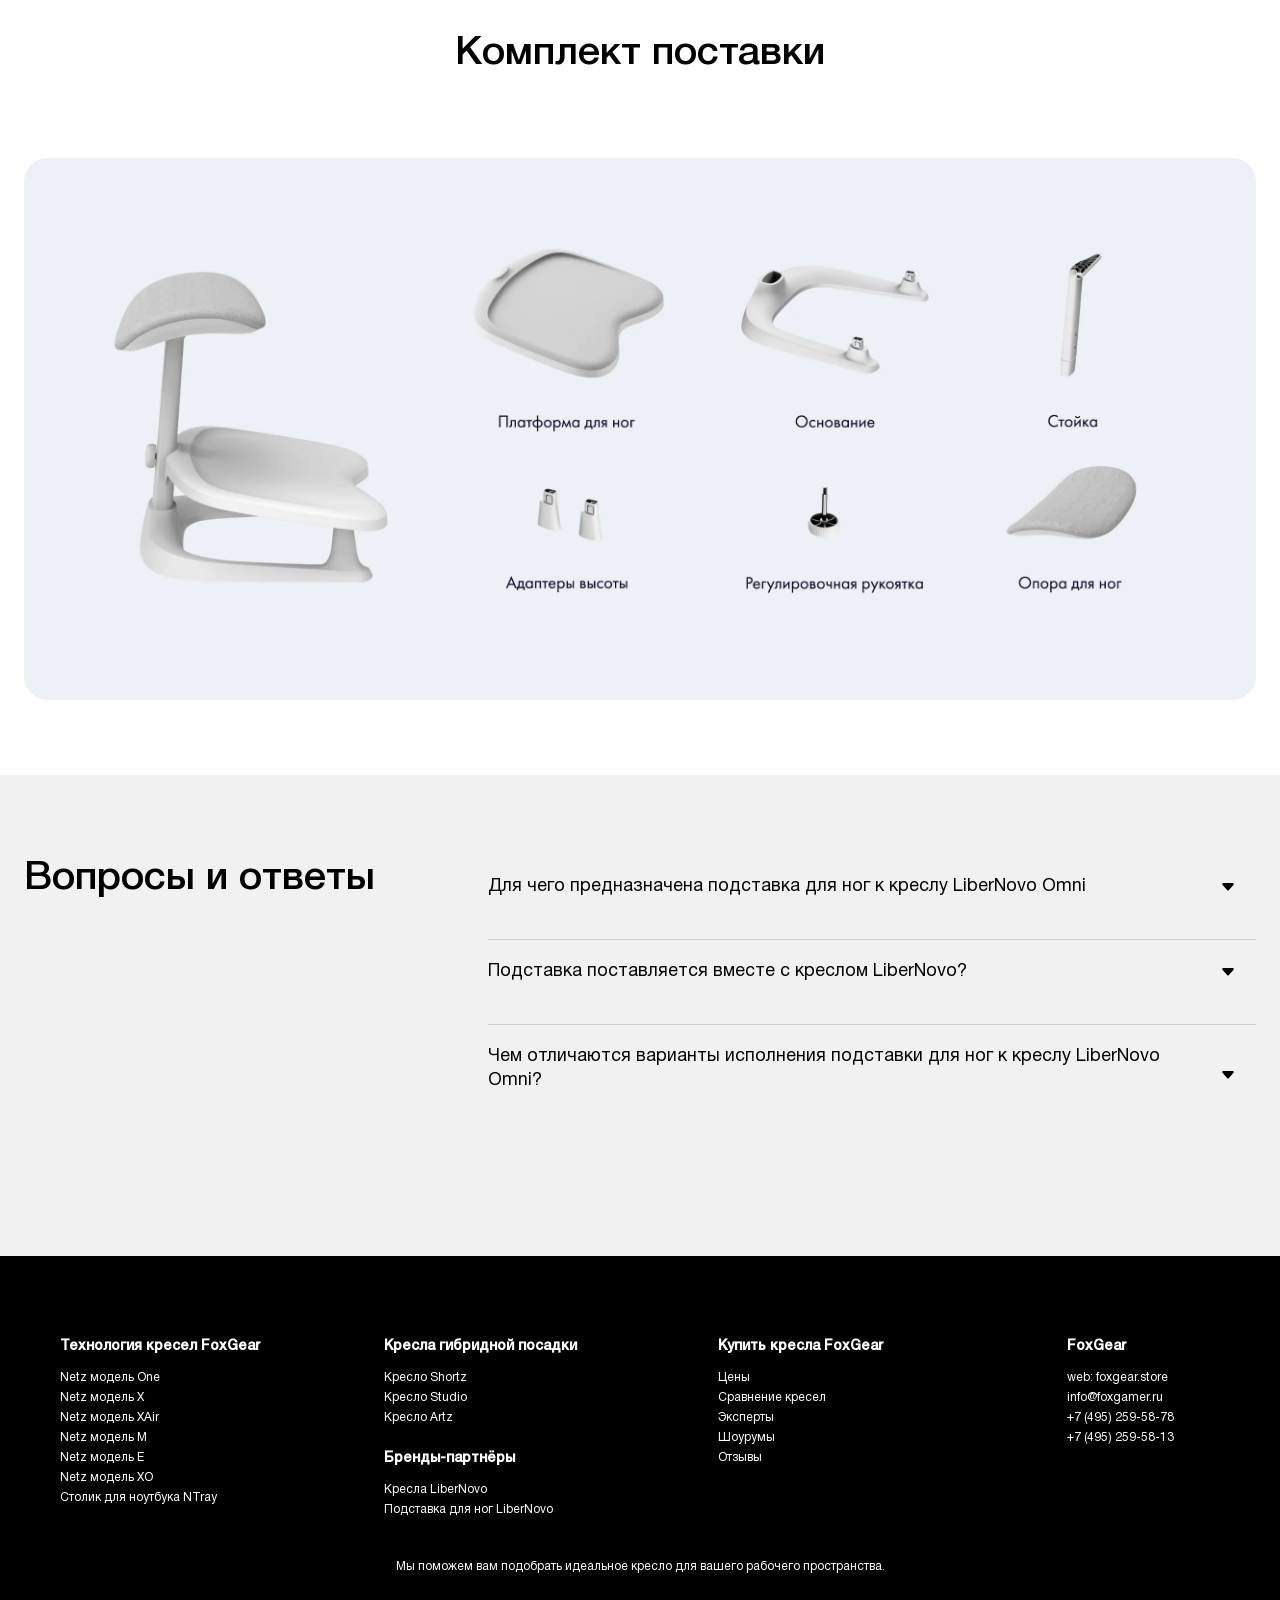
<file: pages/se/index.html>
<!DOCTYPE html>
<html lang="ru">

<head>
    <meta charset="UTF-8">
    <meta name="viewport" content="width=device-width, initial-scale=1.0">
    <title>Подставка для ног к креслу LiberNovo Omni SE | FoxGear - бренд эргономичных кресел и столов
    </title>

    <link rel="shortcut icon" href="/favicon.ico">
    <link rel="icon" type="image/png" href="/favicons/favicon-96x96.png" sizes="96x96">
    <link rel="icon" type="image/svg+xml" href="/favicons/favicon.svg">
    <link rel="apple-touch-icon" sizes="180x180" href="/favicons/apple-touch-icon.png">
    <link rel="manifest" href="/favicons/site.webmanifest">

    <link rel="stylesheet" href="../../css/common/normalize.css">
    <link rel="stylesheet" href="../../css/common/owl.carousel.min.css">
    <link rel="stylesheet" href="../../css/common/owl.theme.default.min.css">
    <link rel="stylesheet" href="../../css/common/consts.css">

    <link rel="stylesheet" href="../../blocks/wrapper/css/wrapper.css">
    <link rel="stylesheet" href="../../blocks/logo/css/logo.css">
    <link rel="stylesheet" href="../../blocks/menu-main/css/menu-main.css">
    <link rel="stylesheet" href="../../blocks/button-menu-mobile/css/button-menu-mobile.css">
    <link rel="stylesheet" href="../../blocks/header/css/header.css">
    <link rel="stylesheet" href="../../blocks/menu-mobile/css/menu-mobile.css">
    <link rel="stylesheet" href="../../blocks/header-contact/css/header-contact.css">
    <link rel="stylesheet" href="../../blocks/rating/css/rating.css">
    <link rel="stylesheet" href="../../blocks/button/css/button.css">
    <link rel="stylesheet" href="../../blocks/benefits/css/benefits.css">
    <link rel="stylesheet" href="../../blocks/accordion/css/accordion.css">
    <link rel="stylesheet" href="../../blocks/model-selector/css/model-selector.css">
    <link rel="stylesheet" href="../../blocks/form/css/form.css">
    <link rel="stylesheet" href="../../blocks/panel-single/css/panel-single.css">
    <link rel="stylesheet" href="../../blocks/hero-single/css/hero-single.css">
    <link rel="stylesheet" href="../../blocks/section-title/css/section-title.css">
    <link rel="stylesheet" href="../../blocks/flex-images/css/flex-images.css">
    <link rel="stylesheet" href="../../blocks/block-image/css/block-image.css">
    <link rel="stylesheet" href="../../blocks/specifications/css/specifications.css">
    <link rel="stylesheet" href="../../blocks/faq/css/faq.css">
    <link rel="stylesheet" href="../../blocks/back-to-top/css/back-to-top.css">
    <link rel="stylesheet" href="../../blocks/footer/css/footer.css">
    <link rel="stylesheet" href="../../blocks/popup/css/popup.css">
    <link rel="stylesheet" href="css/index.css">

    <!-- Top.Mail.Ru counter -->
    <script type="text/javascript">
        var _tmr = window._tmr || (window._tmr = []);
        _tmr.push({ id: "3705895", type: "pageView", start: (new Date()).getTime() });
        (function (d, w, id)
        {
            if (d.getElementById(id)) return;
            var ts = d.createElement("script"); ts.type = "text/javascript"; ts.async = true; ts.id = id;
            ts.src = "https://top-fwz1.mail.ru/js/code.js";
            var f = function () { var s = d.getElementsByTagName("script")[ 0 ]; s.parentNode.insertBefore(ts, s); };
            if (w.opera == "[object Opera]") { d.addEventListener("DOMContentLoaded", f, false); } else { f(); }
        })(document, window, "tmr-code");
    </script>
    <noscript>
        <div><img src="https://top-fwz1.mail.ru/counter?id=3705895;js=na" style="position:absolute;left:-9999px;"
                alt="Top.Mail.Ru" /></div>
    </noscript>
    <!-- /Top.Mail.Ru counter -->
</head>

<body>
    <header class="header" id="top">
        <div class="wrapper header__wrapper">
            <div class="logo header__logo">
                <a class="logo__link" href="/" title="FoxGear - бренд эргономичных кресел и столов - главная страница">
                    <img class="logo__image" src="../../blocks/logo/images/logo.png" alt="Логотип FoxGear">
                </a>
            </div>
            <nav class="menu-main header__menu-main">
                <ul class="menu-main__items">
                    <li class="menu-main__item">
                        <a class="menu-main__link" href="#advantages"
                            title="Преимущества подставки для ног к креслу LiberNovo Omni SE">
                            Преимущества
                        </a>
                    </li>
                    <li class="menu-main__item">
                        <a class="menu-main__link" href="#specs"
                            title="Технические характеристики подставки для ног к креслу LiberNovo Omni SE">
                            Характеристики
                        </a>
                    </li>
                    <li class="menu-main__item">
                        <a class="menu-main__link" href="#in-the-box"
                            title="Комплект поставки подставки для ног к креслу LiberNovo Omni SE">
                            Комплектность
                        </a>
                    </li>
                    <li class="menu-main__item">
                        <a class="menu-main__link" href="#faq"
                            title="Вопросы по подставке для ног к креслу LiberNovo Omni SE">
                            Вопросы и ответы
                        </a>
                    </li>
                    <li class="menu-main__item">
                        <a class="menu-main__link" href="https://foxgear.store#contacts" title="Контакты">
                            Контакты
                        </a>
                    </li>
                </ul>
            </nav>
            <div class="header-contact header__contact">
                <a class="header-contact__link" href="tel:+74952595878" title="+7 (495) 259-58-78" target="_blank"
                    rel="noopener">
                    +7 (495) 259-58-78
                </a>
            </div>
            <div class="button-menu-mobile header__button-menu-mobile">
                <svg aria-hidden="true" focusable="false" role="presentation" class="button-menu-mobile__icon"
                    viewBox="0 0 64 64">
                    <path class="button-menu-mobile__icon-line1" d="M7 15h51" />
                    <path class="button-menu-mobile__icon-line2" d="M7 32h43" />
                    <path class="button-menu-mobile__icon-line3" d="M7 49h51" />
                </svg>
            </div>
        </div>
    </header>
    <div class="menu-mobile transparent">
        <div class="menu-mobile__content">
            <ul class="menu-mobile__items">
                <li class="menu-mobile__item">
                    <a class="menu-mobile__item-link" href="#advantages"
                        title="Преимущества подставки для ног к креслу LiberNovo Omni SE">
                        <div class="menu-mobile__item-title">
                            Преимущества
                        </div>
                        <div class="menu-mobile__item-arrow"></div>
                    </a>
                </li>
                <li class="menu-mobile__item">
                    <a class="menu-mobile__item-link" href="#specs"
                        title="Технические характеристики подставки для ног к креслу LiberNovo Omni SE">
                        <div class="menu-mobile__item-title">
                            Характеристики
                        </div>
                        <div class="menu-mobile__item-arrow"></div>
                    </a>
                </li>
                <li class="menu-mobile__item">
                    <a class="menu-mobile__item-link" href="#in-the-box"
                        title="Комплект поставки подставки для ног к креслу LiberNovo Omni SE">
                        <div class="menu-mobile__item-title">
                            Комплектность
                        </div>
                        <div class="menu-mobile__item-arrow"></div>
                    </a>
                </li>
                <li class="menu-mobile__item">
                    <a class="menu-mobile__item-link" href="#faq"
                        title="Вопросы по подставке для ног к креслу LiberNovo Omni SE">
                        <div class="menu-mobile__item-title">
                            Вопросы и ответы
                        </div>
                        <div class="menu-mobile__item-arrow"></div>
                    </a>
                </li>
                <li class="menu-mobile__item">
                    <a class="menu-mobile__item-link" href="https://foxgear.store#contacts" title="Контакты">
                        <div class="menu-mobile__item-title">
                            Контакты
                        </div>
                        <div class="menu-mobile__item-arrow"></div>
                    </a>
                </li>
            </ul>
        </div>
    </div>
    <main class="main">
        <div class="segment segment_gray" id="description">
            <div class="wrapper main__wrapper">
                <div class="hero-single">
                    <div class="hero-single__content">
                        <div class="hero-single__gallery-nav hero-single__gallery-nav_up"></div>
                        <div class="hero-single__gallery-nav hero-single__gallery-nav_down"></div>
                        <div class="hero-single__gallery">
                            <div class="hero-single__gallery-images">
                                <img class="hero-single__gallery-image" src="images/about/07.webp"
                                    alt="Подставка для ног к креслу LiberNovo Omni SE"
                                    title="Подставка для ног к креслу LiberNovo Omni SE" data-index="6">
                                <img class="hero-single__gallery-image" src="images/about/08.webp"
                                    alt="Подставка для ног к креслу LiberNovo Omni SE"
                                    title="Подставка для ног к креслу LiberNovo Omni SE" data-index="7">
                                <img class="hero-single__gallery-image" src="images/about/09.webp"
                                    alt="Подставка для ног к креслу LiberNovo Omni SE"
                                    title="Подставка для ног к креслу LiberNovo Omni SE" data-index="8">
                            </div>
                        </div>
                        <div class="hero-single__gap"></div>
                        <div class="hero-single__images">
                            <div class="hero-single__carousel owl-carousel owl-theme">
                                <div class="hero-single__image">
                                    <img class="hero-single__img" src="images/about/07.webp"
                                        alt="Подставка для ног к креслу LiberNovo Omni SE"
                                        title="Подставка для ног к креслу LiberNovo Omni SE">
                                </div>
                                <div class="hero-single__image">
                                    <img class="hero-single__img" src="images/about/08.webp"
                                        alt="Подставка для ног к креслу LiberNovo Omni SE"
                                        title="Подставка для ног к креслу LiberNovo Omni SE">
                                </div>
                                <div class="hero-single__image">
                                    <img class="hero-single__img" src="images/about/09.webp"
                                        alt="Подставка для ног к креслу LiberNovo Omni SE"
                                        title="Подставка для ног к креслу LiberNovo Omni SE">
                                </div>
                            </div>
                        </div>
                        <div class="hero-single__gap"></div>
                        <div class="panel-single hero-single__panel">
                            <div class="panel-single__description">
                                <h1 class="panel-single__title">Подставка для ног к креслу LiberNovo Omni SE</h1>
                                <div class="panel-single__subtitle">Модель: CP-GN-2000081-00-03</div>
                                <div class="rating panel-single__rating">
                                    <div class="rating__stars">
                                        <span class="rating__star"></span>
                                        <span class="rating__star"></span>
                                        <span class="rating__star"></span>
                                        <span class="rating__star"></span>
                                        <span class="rating__star"></span>
                                    </div>
                                    <div class="rating__reviews">
                                        (12)
                                    </div>
                                </div>
                                <div class="panel-single__price">9 990 р.</div>
                            </div>
                            <div class="accordion panel-single__details">
                                <div class="accordion__content">
                                    <div class="accordion__item">
                                        <div class="accordion__item-title">
                                            Основные характеристики
                                        </div>
                                        <div class="accordion__item-content">
                                            <ul class="accordion__item-list">
                                                <li class="accordion__item-list-item">
                                                    <strong>Уменьшение усталости ног:</strong> эргономичный наклон
                                                    10&deg; способствует здоровому кровообращению — идеально для долгой
                                                    работы за столом.
                                                </li>
                                                <li class="accordion__item-list-item">
                                                    <strong>Комфорт в "невесомости":</strong> в сочетании с наклоном
                                                    кресла Omni на 160&deg; обеспечивает максимальное расслабление.
                                                </li>
                                                <li class="accordion__item-list-item">
                                                    <strong>Адаптация под рост:</strong> два варианта установки высоты
                                                    (8,8 и 13,5 см) подходят для пользователей ростом от 152 до 201 см.
                                                </li>
                                                <li class="accordion__item-list-item">
                                                    <strong>Премиальные материалы:</strong> эластичная ткань с
                                                    микротекстурой и упругое основание аэрокосмического класса
                                                    обеспечивают долговечность и комфорт.
                                                </li>
                                            </ul>
                                        </div>
                                    </div>
                                </div>
                            </div>
                            <form class="form panel__form">
                                <fieldset class="form__fieldset">
                                    <legend class="form__legend">Цвет</legend>
                                    <div class="form__radio-button">
                                        <a class="form__label" href="../gen/" target="_self">Тёмно-серый</a>
                                    </div>
                                    <div class="form__radio-button">
                                        <a class="form__label" href="../gen/" target="_self">Светло-серый</a>
                                    </div>
                                    <div class="form__radio-button">
                                        <input class="form__radio" type="radio" id="form__radio_01" name="switch"
                                            value="цвет: чёрный" checked>
                                        <label class="form__label" for="form__radio_01" data-model="CP-GN-2000081-00-03"
                                            data-price="9 990 р." data-index="0">Чёрный</label>
                                    </div>
                                </fieldset>
                                <button class="button button_buy" type="button"
                                    data-product="Подставка для ног к креслу LiberNovo Omni GEN">КУПИТЬ</button>
                                <ul class="benefits form__benefits">
                                    <li class="benefits__benefit">
                                        <img class="benefits__image benefits__image_warranty"
                                            src="images/benefits/warranty.svg" alt="Гарантия">
                                        <div class="benefits__text">
                                            Гарантия 1 год
                                        </div>
                                    </li>
                                    <li class="benefits__benefit">
                                        <img class="benefits__image benefits__image_delivery"
                                            src="images/benefits/earth.svg" alt="Доставка">
                                        <div class="benefits__text">
                                            Доставка по всей России
                                        </div>
                                    </li>
                                </ul>
                            </form>
                        </div>
                    </div>
                </div>
            </div>
        </div>
        <div class="segment">
            <div class="wrapper-1280">
                <section class="section" id="advantages">
                    <h2 class="section-title section-title_left section-title_limited">
                        Полный комфорт в любом положении</h2>
                    <div class="flex-images">
                        <div class="flex-images__item">
                            <img class="flex-images__image" src="images/product/flex-images/01.webp"
                                alt="Прочная и продуманная конструкция"
                                title="Прочная и продуманная конструкция">
                            <div class="flex-images__content">
                                <h4 class="flex-images__title">Прочная и продуманная конструкция основания обеспечивает устойчивость, позволяя сосредоточиться на работе или отдыхе. Она даёт пользователю комфорт и уверенностью.
                                </h4>
                            </div>
                        </div>
                        <div class="flex-images__item">
                            <img class="flex-images__image" src="images/product/flex-images/02.webp"
                                alt="Создаёт ощущение невесомости" title="Создаёт ощущение невесомости">
                            <div class="flex-images__content">
                                <h4 class="flex-images__title">Наклон на 160&deg; создаёт ощущение невесомости, помогая полностью расслабиться и восстановить силы.</h4>
                            </div>
                        </div>
                    </div>
                </section>
            </div>
        </div>
        <div class="segment segment_gray">
            <div class="wrapper-1280">
                <section class="section">
                    <h2 class="section-title section-title_left">Здоровая посадка с подставкой для ног</h2>
                    <div class="block-image block-image_fabric">
                        <picture>
                            <source srcset="images/product/overview/01.webp" media="(min-width: 769px)">
                            <source srcset="images/product/overview/01_768.webp" media="(max-width: 768px)">
                            <img class="block-image__image" src="images/product/overview/01.webp"
                                alt="Здоровая посадка с подставкой для ног" title="Здоровая посадка с подставкой для ног">
                        </picture>
                    </div>
                </section>
            </div>
        </div>
        <div class="segment">
            <div class="wrapper-1280">
                <section class="section section_specifications" id="specs">
                    <h2 class="section-title section-title_left">Технические характеристики</h2>
                    <div class="specifications">
                        <div class="specifications__item specifications__item_image">
                            <picture>
                                <source srcset="images/product/specifications/01.webp" media="(min-width: 769px)">
                                <source srcset="images/product/specifications/01_768.webp" media="(max-width: 768px)">
                                <img class="block-image__image" src="images/product/specifications/01.webp"
                                    alt="Технические характеристики">
                            </picture>
                            <div class="specifications__description">Внешний вид и размеры</div>
                        </div>
                        <div class="specifications__item">

                            <div class="specifications__text">
                                <div class="specifications__title">Общие характеристики</div>
                                <div class="specifications__divider"></div>
                                <div class="specifications__table">
                                    <div class="specifications__table-key">
                                        Наименование изделия
                                    </div>
                                    <div class="specifications__table-value">
                                        Подставка для ног для кресел серии LiberNovo Omni
                                    </div>
                                    <div class="specifications__table-key">
                                        Варианты цвета
                                    </div>
                                    <div class="specifications__table-value">
                                        Тёмно-серый, светло-серый, чёрный
                                    </div>
                                    <div class="specifications__table-key">
                                        Гарантия
                                    </div>
                                    <div class="specifications__table-value">
                                        1 год
                                    </div>
                                    <div class="specifications__table-key">
                                        Вес нетто
                                    </div>
                                    <div class="specifications__table-value">
                                        2 кг
                                    </div>
                                </div>
                            </div>
                        </div>
                    </div>
                </section>
                <section class="section" id="in-the-box">
                    <h2 class="section-title">Комплект поставки</h2>
                    <div class="block-image">
                        <picture>
                            <source srcset="images/product/in-the-box/01.webp" media="(min-width: 769px)">
                            <source srcset="images/product/in-the-box/01_768.webp" media="(max-width: 768px)">
                            <img class="block-image__image" src="images/product/in-the-box/01_768.webp"
                                alt="Комплект поставки подставки для ног для кресел LiberNovo Omni">
                        </picture>
                    </div>
                </section>
            </div>
        </div>
        <div class="segment segment_gray">
            <div class="wrapper-1280">
                <section class="section" id="faq">
                    <div class="faq">
                        <div class="faq__description">
                            <h2 class="section-title faq__section-title">
                                Вопросы и ответы
                            </h2>
                        </div>
                        <div class="accordion faq__accordion">
                            <div class="accordion__content">
                                <div class="accordion__item">
                                    <div class="accordion__item-title">
                                        Для чего предназначена подставка для ног к креслу LiberNovo Omni
                                    </div>
                                    <div class="accordion__item-content">
                                        Подставка для ног к креслу LiberNovo Omni имеет две высоты: 7,1 см — для пользователей ростом 170–200 см и 11,9 см — для пользователей ростом 153–169 см. Она рассчитана на стандартную высоту стола 75 см и обеспечивает эргономичную посадку. Подставка повышает удобство при сидении, адаптируясь к росту пользователя.
                                    </div>
                                </div>
                                <div class="accordion__item">
                                    <div class="accordion__item-title">
                                        Подставка поставляется вместе с креслом LiberNovo?
                                    </div>
                                    <div class="accordion__item-content">
                                        Подставка для ног не входит в стандартную комплектацию кресла и продаётся отдельно.
                                    </div>
                                </div>
                                <div class="accordion__item">
                                    <div class="accordion__item-title">
                                        Чем отличаются варианты исполнения подставки для ног к креслу LiberNovo Omni?
                                    </div>
                                    <div class="accordion__item-content">
                                        Подставки для ног различаются цветом.

                                        Все подставки подходят любых моделей кресел LiberNovo. Разные варианты разработаны прежде всего для того, чтобы сочетаться по цвету с соответствующими моделями кресел. Если сочетание цветов для вас не принципиально, вы можете выбрать любой понравившийся вариант.
                                    </div>
                                </div>
                            </div>
                        </div>
                    </div>
                </section>
            </div>
        </div>
    </main>
    <footer class="footer">
        <div class="footer__content">
            <div class="footer__menu">
                <div class="footer__menu-column">
                    <div class="footer__menu-title">
                        <a class="footer__menu-link" href="/index.html#technology" title="Технология кресел FoxGear">
                            Технология кресел FoxGear
                        </a>
                    </div>
                    <div class="footer__menu-item">
                        <a class="footer__menu-link" href="/pages/netz-one/" title="Смотреть кресло Netz модель One">
                            Netz модель One
                        </a>
                    </div>
                    <div class="footer__menu-item">
                        <a class="footer__menu-link" href="/fg-netz-x.html" title="Смотреть кресло Netz модель X">
                            Netz модель X
                        </a>
                    </div>
                    <div class="footer__menu-item">
                        <a class="footer__menu-link" href="/fg-netz-xair.html" title="Смотреть кресло Netz модель XAir">
                            Netz модель XAir
                        </a>
                    </div>
                    <div class="footer__menu-item">
                        <a class="footer__menu-link" href="/fg-netz-m.html" title="Смотреть кресло Netz модель М">
                            Netz модель М
                        </a>
                    </div>
                    <div class="footer__menu-item">
                        <a class="footer__menu-link" href="/fg-netz-e.html" title="Смотреть кресло Netz модель E">
                            Netz модель E
                        </a>
                    </div>
                    <div class="footer__menu-item">
                        <a class="footer__menu-link" href="/fg-netz-xo.html" title="Смотреть кресло Netz модель XO">
                            Netz модель XO
                        </a>
                    </div>
                    <div class="footer__menu-item">
                        <a class="footer__menu-link" href="/fg-ntr.html" title="Смотреть столик для ноутбука NTray">
                            Столик для ноутбука NTray
                        </a>
                    </div>
                </div>
                <div class="footer__menu-column">
                    <div class="footer__menu-title">
                        Кресла гибридной посадки
                    </div>
                    <div class="footer__menu-item">
                        <a class="footer__menu-link" href="/pages/shortz/" title="Смотреть кресло Shortz">
                            Кресло Shortz
                        </a>
                    </div>
                    <div class="footer__menu-item">
                        <a class="footer__menu-link" href="/pages/studio/" title="Смотреть кресло Studio">
                            Кресло Studio
                        </a>
                    </div>
                    <div class="footer__menu-item">
                        <a class="footer__menu-link" href="/pages/artz/" title="Смотреть кресло Artz">
                            Кресло Artz
                        </a>
                    </div>
                    <div class="footer__menu-title">
                        Бренды-партнёры
                    </div>
                    <div class="footer__menu-item">
                        <a class="footer__menu-link" href="/pages/libernovo/" title="Смотреть кресла LiberNova">
                            Кресла LiberNovo
                        </a>
                    </div>
                    <div class="footer__menu-item">
                        <a class="footer__menu-link" href="/pages/libernovo-stepsync/"
                            title="Смотреть подставки для ног для кресел LiberNova">
                            Подставка для ног LiberNovo
                        </a>
                    </div>
                </div>
                <div class="footer__menu-column">
                    <div class="footer__menu-title">
                        Купить кресла FoxGear
                    </div>
                    <div class="footer__menu-item">
                        <a class="footer__menu-link" href="/index.html#products"
                            title="Смотреть цены на кресла FoxGear">
                            Цены
                        </a>
                    </div>
                    <div class="footer__menu-item">
                        <a class="footer__menu-link" href="/index.html#compare"
                            title="Смотреть сравнение кресел FoxGear">
                            Сравнение кресел
                        </a>
                    </div>
                    <div class="footer__menu-item">
                        <a class="footer__menu-link" href="/pages/combo/" title="Рекомендации врачей и специалистов">
                            Эксперты
                        </a>
                    </div>
                    <div class="footer__menu-item">
                        <a class="footer__menu-link" href="/index.html#showrooms" title="Где купить кресла FoxGear">
                            Шоурумы
                        </a>
                    </div>
                    <div class="footer__menu-item">
                        <a class="footer__menu-link" href="/index.html#reviews" title="Отзывы о креслах FoxGear">
                            Отзывы
                        </a>
                    </div>
                </div>
                <div class="footer__menu-contacts">
                    <div class="footer__menu-title">
                        FoxGear
                    </div>
                    <div class="footer__menu-item">
                        <a class="footer__menu-link" href="http://foxgear.store/" title="Официальный веб-сайт FoxGear">
                            web: foxgear.store
                        </a>
                    </div>
                    <div class="footer__menu-item">
                        <a class="footer__menu-link" href="mailto:info@foxgamer.ru" title="Написать в FoxGear">
                            info@foxgamer.ru
                        </a>
                    </div>
                    <div class="footer__menu-item">
                        <a class="footer__menu-link" href="tel:+74952595878" title="Позвонить в FoxGear">
                            +7 (495) 259-58-78
                        </a>
                    </div>
                    <div class="footer__menu-item">
                        <a class="footer__menu-link" href="tel:+74952595813" title="Позвонить в FoxGear">
                            +7 (495) 259-58-13
                        </a>
                    </div>
                </div>
            </div>
            <div class="footer__motto">
                Мы поможем вам подобрать идеальное кресло для вашего рабочего пространства.
            </div>
        </div>
        <div class="popup hidden" id="popup-order">
            <div class="loader hidden"></div>
            <h2 class="h2 popup__heading">
                Оставьте заявку
            </h2>
            <p class="popup__product"></p>
            <form class="form popup__form">
                <input class="form__input" name="name" placeholder="Ваше имя">
                <input class="form__input" name="tel" placeholder="Телефон">
                <input class="form__input" name="email" placeholder="E-mail">
                <input class="form__input" name="promocode" placeholder="Промокод (при наличии)">
                <input type="hidden" name="product">
                <div class="form__submit">
                    <input class="button form__button" type="submit" value="Отправить">
                    <div class="form__offer">
                        Нажимая кнопку &ldquo;Отправить&rdquo;<br>
                        вы соглашаетесь с <a class="form__link" href="/agreement.html" title="Текст публичной оферты"
                            target="_blank">публичной офертой</a>
                    </div>
                </div>
            </form>
            <div class="popup__close"></div>
        </div>
        <div class="popup popup_success hidden" id="popup-success">
            <h2 class="h2 popup__heading popup__heading_success">
                Успешно отправлено
            </h2>
            <p class="popup__text">
                Ваше запрос было успешно отправлен.
            </p>
            <p class="popup__text">
                В ближайшее время наш менеджер свяжется с Вами и предоставит всю необходимую информацию.
            </p>
            <p class="popup__text">
                Благодарим за обращение!
            </p>
            <div class="popup__close"></div>
        </div>
        <div class="popup popup_failed hidden" id="popup-failed">
            <h2 class="h2 popup__heading popup__heading_failed">
                Сообщение не отправлено
            </h2>
            <p class="popup__text">
                К сожалению, Ваш запрос отправить не удалось.
            </p>
            <p class="popup__text">
                Но мы знаем о проблеме, и совсем скоро её устраним. Попробуйте ещё раз отправить обращение позже.
            </p>
            <p class="popup__text">
                Просим прощения за доставленные неудобства.
            </p>
            <div class="popup__close"></div>
        </div>
        <div class="overlay hidden"></div>
    </footer>
    <div class="back-to-top invisible">
        <svg class="back-to-top__icon" id="back-to-top" viewBox="0 0 90 90" xmlns="http://www.w3.org/2000/svg">
            <!-- Чёрный круг -->
            <path class="back-to-top__circle"
                d="m45.047 9.854c-9.516 0-18.645 3.785-25.375 10.521-6.729 6.74-10.51 15.875-10.51 25.408 0 9.523 3.781 18.664 10.51 25.4 6.73 6.736 15.859 10.521 25.375 10.521 9.521 0 18.646-3.785 25.375-10.521 6.73-6.736 10.512-15.877 10.512-25.4 0-9.533-3.781-18.668-10.512-25.408-6.729-6.735-15.854-10.521-25.375-10.521z"
                fill="#000000" />
            <!-- Белая стрелка -->
            <path class="back-to-top__arrow"
                d="m45.006 24.052c.713-.025 1.416.219 1.943.744l16.26 16.277c1.135 1.139 1.203 2.9.15 3.953l-2.416 2.42c-1.053 1.053-2.813.984-3.947-.15l-6.793-6.799v24.525c0 1.381-1.025 2.486-2.301 2.486h-5.703c-1.277 0-2.309-1.105-2.309-2.486v-24.525l-6.785 6.799c-1.141 1.135-2.902 1.203-3.953.15l-2.418-2.42c-1.051-1.053-.979-2.814.156-3.953l16.105-16.125c.568-.568 1.298-.871 2.011-.896z"
                fill="#ffffff" />
        </svg>
    </div>

    <script src="../../scripts/util/jquery-3.7.1.min.js"></script>
    <script src="../../scripts/util/owl.carousel.min.js"></script>
    <script src="../../scripts/menu-mobile.js"></script>
    <script src="../../scripts/accordion.js"></script>
    <script src="../../scripts/carousels.js"></script>
    <script src="../../scripts/hero-single.js"></script>
    <script src="../../scripts/popup.js"></script>
    <script src="../../scripts/back-to-top.js"></script>

    <!-- Yandex.Metrika counter -->
    <script type="text/javascript">
        (function (m, e, t, r, i, k, a)
        {
            m[ i ] = m[ i ] || function () { (m[ i ].a = m[ i ].a || []).push(arguments) };
            m[ i ].l = 1 * new Date();
            for (var j = 0; j < document.scripts.length; j++) { if (document.scripts[ j ].src === r) { return; } }
            k = e.createElement(t), a = e.getElementsByTagName(t)[ 0 ], k.async = 1, k.src = r, a.parentNode.insertBefore(k, a)
        })
            (window, document, "script", "https://mc.yandex.ru/metrika/tag.js", "ym");

        ym(100777816, "init", {
            clickmap: true,
            trackLinks: true,
            accurateTrackBounce: true,
            webvisor: true
        });
    </script>
    <noscript>
        <div><img src="https://mc.yandex.ru/watch/100777816" style="position:absolute; left:-9999px;" alt="" />
        </div>
    </noscript>
    <!-- /Yandex.Metrika counter -->
</body>

</html>
</file>
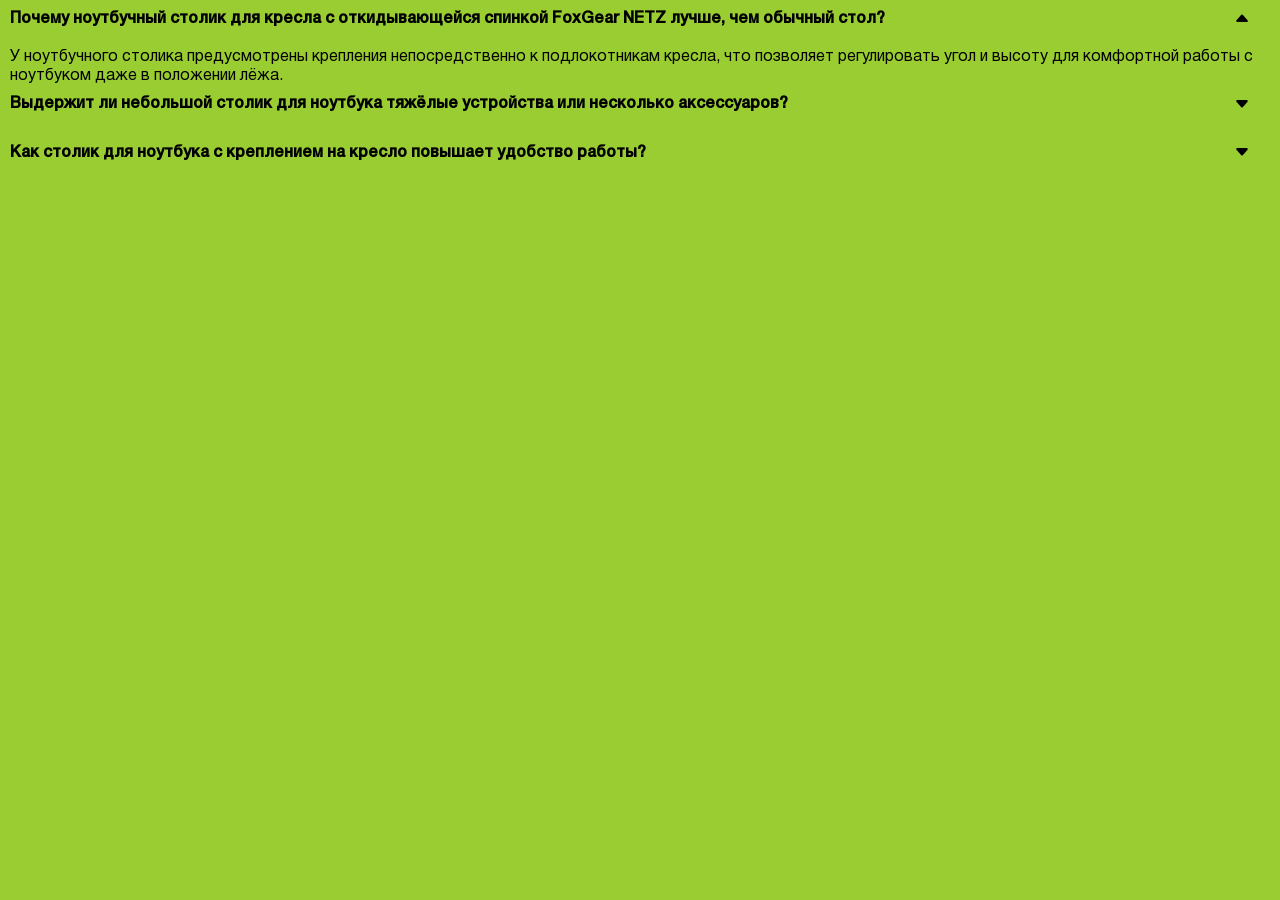
<file: blocks/accordion/accordion.html>
<!DOCTYPE html>
<html lang="ru">
<head>
    <meta charset="UTF-8">
    <meta name="viewport" content="width=device-width, initial-scale=1.0">
    <title>Accordion Block</title>
    <link rel="stylesheet" href="../../css/common/normalize.css">
    <link rel="stylesheet" href="../../css/common/consts.css">
    <link rel="stylesheet" href="../../css/common/owl.carousel.min.css" >
    <link rel="stylesheet" href="../../css/common/owl.theme.default.min.css">
    <link rel="stylesheet" href="../section-title/css/section-title.css">
    <link rel="stylesheet" href="css/accordion.css">
</head>
<body style="background-color: yellowgreen; padding: 10px;">
    <div class="wrapper">
        <section class="accordion">
            <div class="accordion__content">
                <div class="accordion__item accordion__item_active">
                    <div class="accordion__item-title">
                        Почему ноутбучный столик для кресла с откидывающейся спинкой FoxGear NETZ лучше, чем обычный стол?
                    </div>
                    <div class="accordion__item-content">
                        У ноутбучного столика предусмотрены крепления непосредственно к подлокотникам кресла, что позволяет регулировать угол и высоту для комфортной работы с ноутбуком даже в положении лёжа.
                    </div>
                </div>
                <div class="accordion__item">
                    <div class="accordion__item-title">
                        Выдержит ли небольшой столик для ноутбука тяжёлые устройства или несколько аксессуаров?
                    </div>
                    <div class="accordion__item-content">
                        Да! Этот небольшой столик для ноутбука компактный, но очень прочный, с усиленной поверхностью, способной выдерживать ноутбуки весом до 7 килограммов. Таже у него нескользящие кромки, чтобы мышь не падала. Ещё на него можно поставить планшет, положить мобильный телефон и чашку.
                    </div>
                </div>
                <div class="accordion__item">
                    <div class="accordion__item-title">
                        Как столик для ноутбука с креплением на кресло повышает удобство работы?
                    </div>
                    <div class="accordion__item-content">
                        Этот столик крепится к подлокотникам кресла FoxGear NETZ, что позволяет комфортно работать при любом положении спинки - в вертикальном, наклонном, откинутом. Пять установок угла наклона помогает адаптироваться к наклону спинки так, чтобы экран ноутбука всегда оставался перед глазами. Это также уменьшает утомление шеи. Кроме того, подставка с отверстиями под ноутбук улучшает вентиляцию ноутбука, уменьшая его нагрев, что просто необходимо во время интенсивной работы.
                    </div>
                </div>
            </div>
        </section>
    </div>

    <script src="scripts/accordion.js"></script>
</body>
</html>
</file>
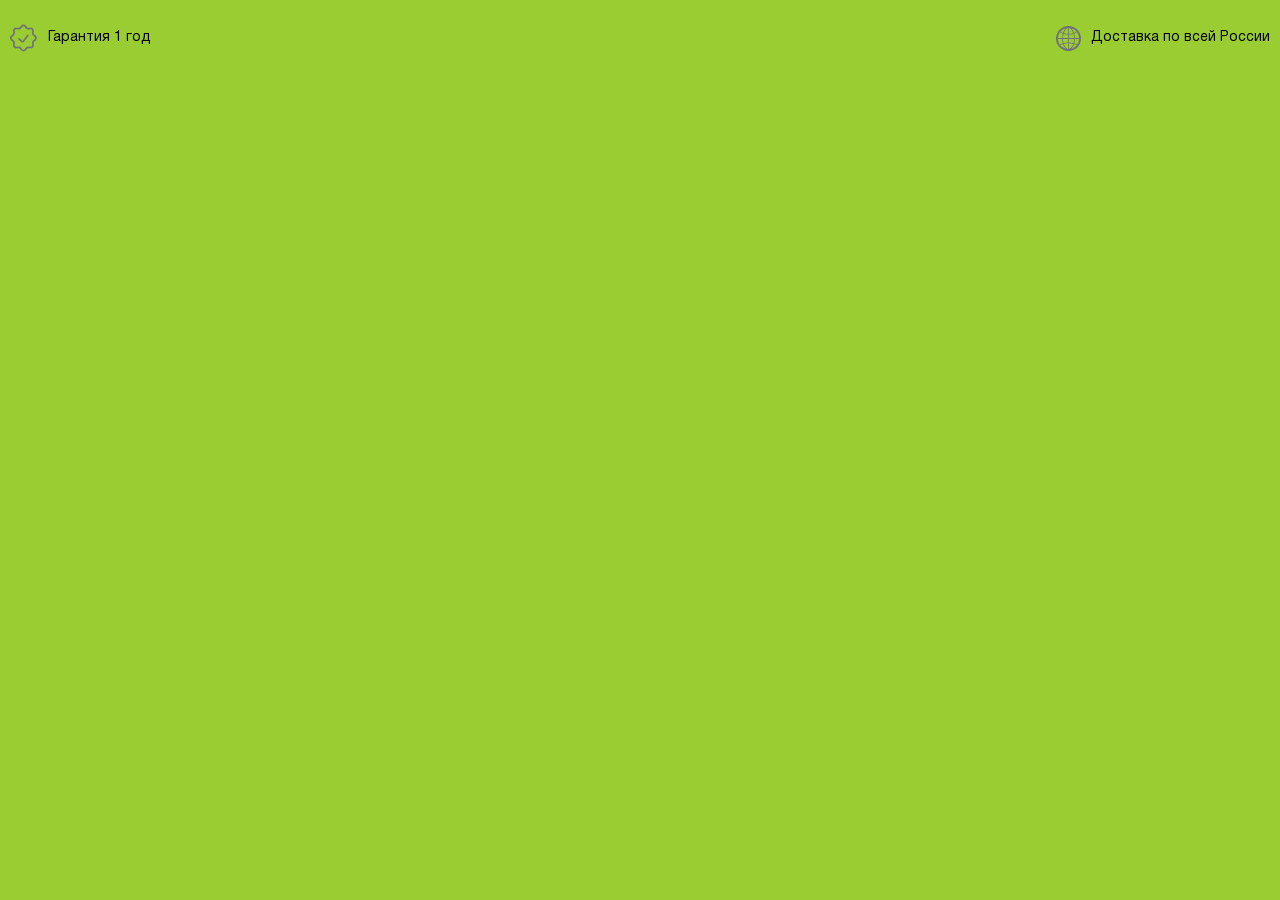
<file: blocks/benefits/benefits.html>
<!DOCTYPE html>
<html lang="ru">
<head>
    <meta charset="UTF-8">
    <meta name="viewport" content="width=device-width, initial-scale=1.0">
    <title>Benefits Block</title>
    <link rel="stylesheet" href="../../css/common/normalize.css">
    <link rel="stylesheet" href="../../css/common/consts.css">
    <link rel="stylesheet" href="css/benefits.css">
</head>
<body style="background-color: yellowgreen; padding: 10px;">
    <ul class="benefits">
        <li class="benefits__benefit">
            <img class="benefits__image benefits__image_warranty"
                src="images/warranty.svg" 
                alt="Гарантия">
            <div class="benefits__text">
                Гарантия 1 год
            </div>
        </li>
        <li class="benefits__benefit">
            <img class="benefits__image benefits__image_delivery"
                src="images/earth.svg" 
                alt="Доставка">
            <div class="benefits__text">
                Доставка по всей России
            </div>
        </li>
    </ul>
    
</body>
</html>
</file>
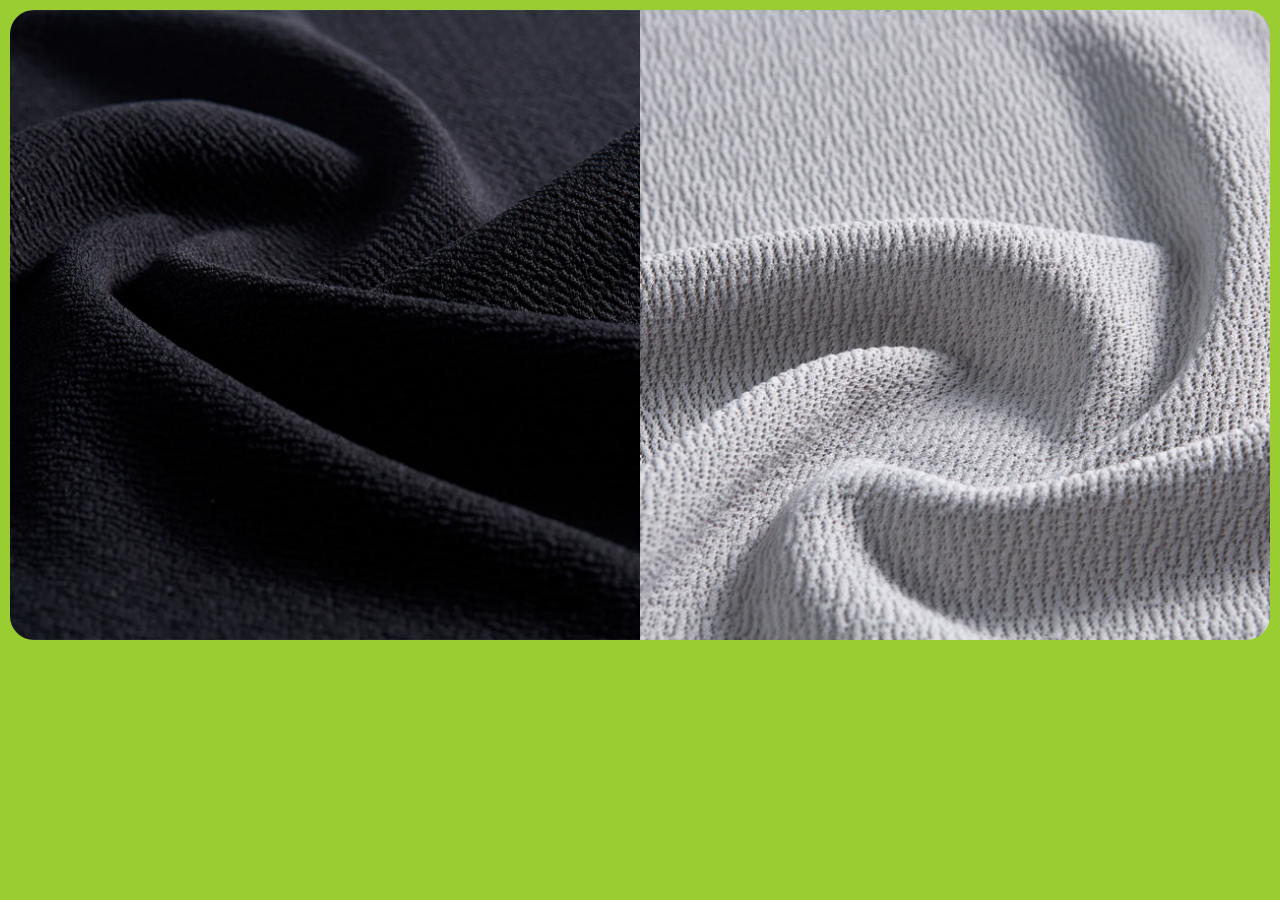
<file: blocks/block-image/block-image.html>
<!DOCTYPE html>
<html lang="ru">
<head>
    <meta charset="UTF-8">
    <meta name="viewport" content="width=device-width, initial-scale=1.0">
    <title>Image Block</title>
    <link rel="stylesheet" href="../../css/common/normalize.css">
    <link rel="stylesheet" href="../../css/common/consts.css">
    <link rel="stylesheet" href="../../css/common/owl.carousel.min.css" >
    <link rel="stylesheet" href="../../css/common/owl.theme.default.min.css" >
    <link rel="stylesheet" href="css/block-image.css">
</head>
<body style="background-color: yellowgreen; padding: 10px;">
    <div class="block-image">
        <picture>
        <source
            srcset="images/01.webp"
            media="(min-width: 769px)">
        <source
            srcset="images/01_768.webp"
            media="(max-width: 768px)">
        <img class="block-image__image"
            src="images/block-image-01.webp"
            alt="Эргономичное офисное кресло">
        </picture>
    </div>
</body>
</html>
</file>
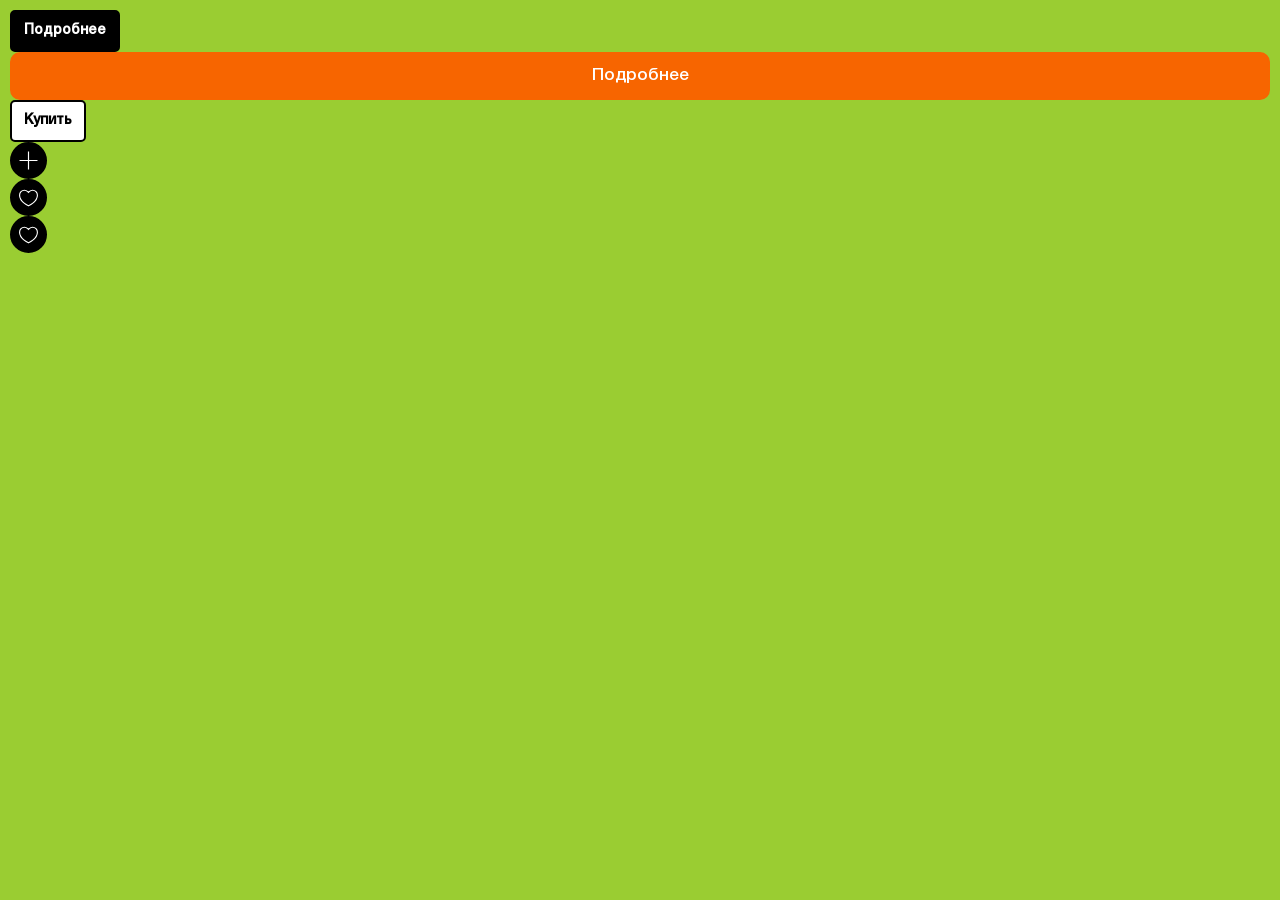
<file: blocks/button/button.html>
<!DOCTYPE html>
<html lang="ru">
<head>
    <meta charset="UTF-8">
    <meta name="viewport" content="width=device-width, initial-scale=1.0">
    <title>Button Block</title>
    <link rel="stylesheet" href="../../css/common/normalize.css">
    <link rel="stylesheet" href="../../css/common/consts.css">
    <link rel="stylesheet" href="css/button.css">
</head>
<body style="background-color: yellowgreen; padding: 10px;">
    <button class="button" type="button">
        Подробнее
    </button>

    <button class="button button_buy" type="button">
        Подробнее
    </button>

    <button class="button button_outlined" type="button">
        Купить
    </button>

    <button class="button button_rounded button_plus" type="button">

    </button>
    <button class="button button_rounded button_heart" type="button">

    </button>

    <button class="button button_rounded button_heart" type="button">

    </button>
    
</body>
</html>
</file>
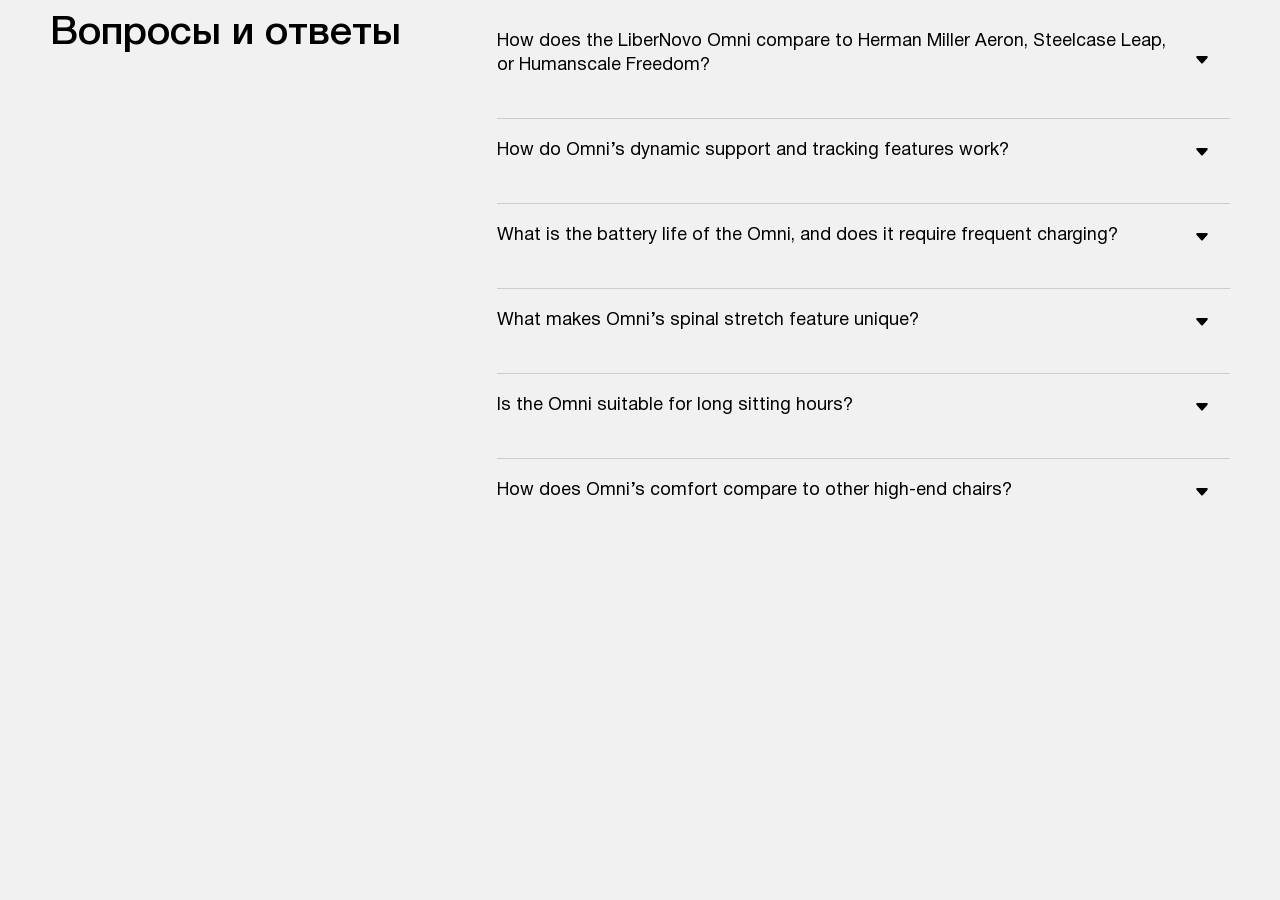
<file: blocks/faq/faq.html>
<!DOCTYPE html>
<html lang="ru">

<head>
    <meta charset="UTF-8">
    <meta name="viewport" content="width=device-width, initial-scale=1.0">
    <title>FAQ Block</title>
    <link rel="stylesheet" href="../../css/common/normalize.css">
    <link rel="stylesheet" href="../../css/common/consts.css">
    <link rel="stylesheet" href="../wrapper/css/wrapper.css">
    <link rel="stylesheet" href="../section-title/css/section-title.css">
    <link rel="stylesheet" href="../accordion/css/accordion.css">
    <link rel="stylesheet" href="css/faq.css">
</head>

<body style="background-color: #F1F1F1; padding: 10px;">
    <div class="wrapper">

        <div class="faq">
            <div class="faq__description">
                <h2 class="section-title faq__section-title">
                    Вопросы и ответы
                </h2>
            </div>
            <div class="accordion faq__accordion">
                <div class="accordion__content">
                    <div class="accordion__item">
                        <div class="accordion__item-title">
                            How does the LiberNovo Omni compare to Herman Miller Aeron, Steelcase Leap, or Humanscale
                            Freedom?
                        </div>
                        <div class="accordion__item-content">
                            The LiberNovo Omni is the world’s first dynamic ergonomic chair, featuring a Bionic FlexFit
                            backrest and chip-controlled dynamic support, powered by a battery to provide real-time
                            adjustments for personalized comfort. In contrast, the Herman Miller Aeron relies on a
                            static mesh design, the Steelcase Leap offers manual lumbar adjustments, and the Humanscale
                            Freedom has a simpler auto-recline feature. Omni’s dynamic tracking technology adapts to
                            your movements, delivering a more flexible and comfortable experience.
                        </div>
                    </div>
                    <div class="accordion__item">
                        <div class="accordion__item-title">
                            How do Omni’s dynamic support and tracking features work?
                        </div>
                        <div class="accordion__item-content">
                            Omni’s Bionic FlexFit backrest, powered by an integrated chip, offers 6 dynamic adjustment
                            modes with 1.97" lumbar travel and 4.3" seat height adjustment.
                        </div>
                    </div>
                    <div class="accordion__item">
                        <div class="accordion__item-title">
                            What is the battery life of the Omni, and does it require frequent charging?
                        </div>
                        <div class="accordion__item-content">
                            The Omni is equipped with a 2200mAh 12V built-in battery, and its battery life depends on
                            usage: with 1 full traction stretch cycle per day, the battery lasts up to 30 days; if you
                            only occasionally use the motor adjustment buttons (e.g., 3 adjustments per day), the
                            battery can last up to 1 year. The battery powers the chip-controlled dynamic and massage
                            features, requiring minimal charging, making it ideal for extended office or home use.
                        </div>
                    </div>
                    <div class="accordion__item">
                        <div class="accordion__item-title">
                            What makes Omni’s spinal stretch feature unique?
                        </div>
                        <div class="accordion__item-content">
                            The Omni offers an electric stretch with a 1.97" deep spinal stretch, controlled by the
                            chip-driven backrest movement, precisely relieving back tension. Unlike the static support
                            of Herman Miller or Humanscale chairs, Omni’s stretch feature provides a relaxing experience
                            during breaks, similar to the soothing effects of a high-end stretch chair.
                        </div>
                    </div>
                    <div class="accordion__item">
                        <div class="accordion__item-title">
                            Is the Omni suitable for long sitting hours?
                        </div>
                        <div class="accordion__item-content">
                            Yes, the Omni is designed for prolonged sitting. Its dynamic support encourages micro-movements, reducing fatigue from static postures. The zoned foam seat cushion, with three hardness levels (firm at the back to support the sit bones, softer at the front to reduce leg pressure), improves blood circulation, matching the comfort of the Steelcase Leap but with smarter dynamic adjustments.
                        </div>
                    </div>
                    <div class="accordion__item">
                        <div class="accordion__item-title">
                            How does Omni’s comfort compare to other high-end chairs?
                        </div>
                        <div class="accordion__item-content">
                            Omni’s Bionic FlexFit backrest and three-layer conforming design (skin-friendly elastic layer, pressure-relief wrapping layer, and 8 aerospace-grade elastic panels) provide soft yet deep back support, similar to the pixelated design of the Herman Miller Embody but with greater dynamism. The hydrophilic foam headrest offers 5kg of neck support, breathable and comfortable, surpassing the fixed neck support of the Aeron. User feedback indicates Omni’s seat cushion is thicker than the Aeron’s, ideal for those who prefer a softer feel.
                        </div>
                    </div>
                </div>
            </div>
        </div>

    </div>

    <script src="../accordion/scripts/accordion.js"></script>
</body>

</html>
</file>
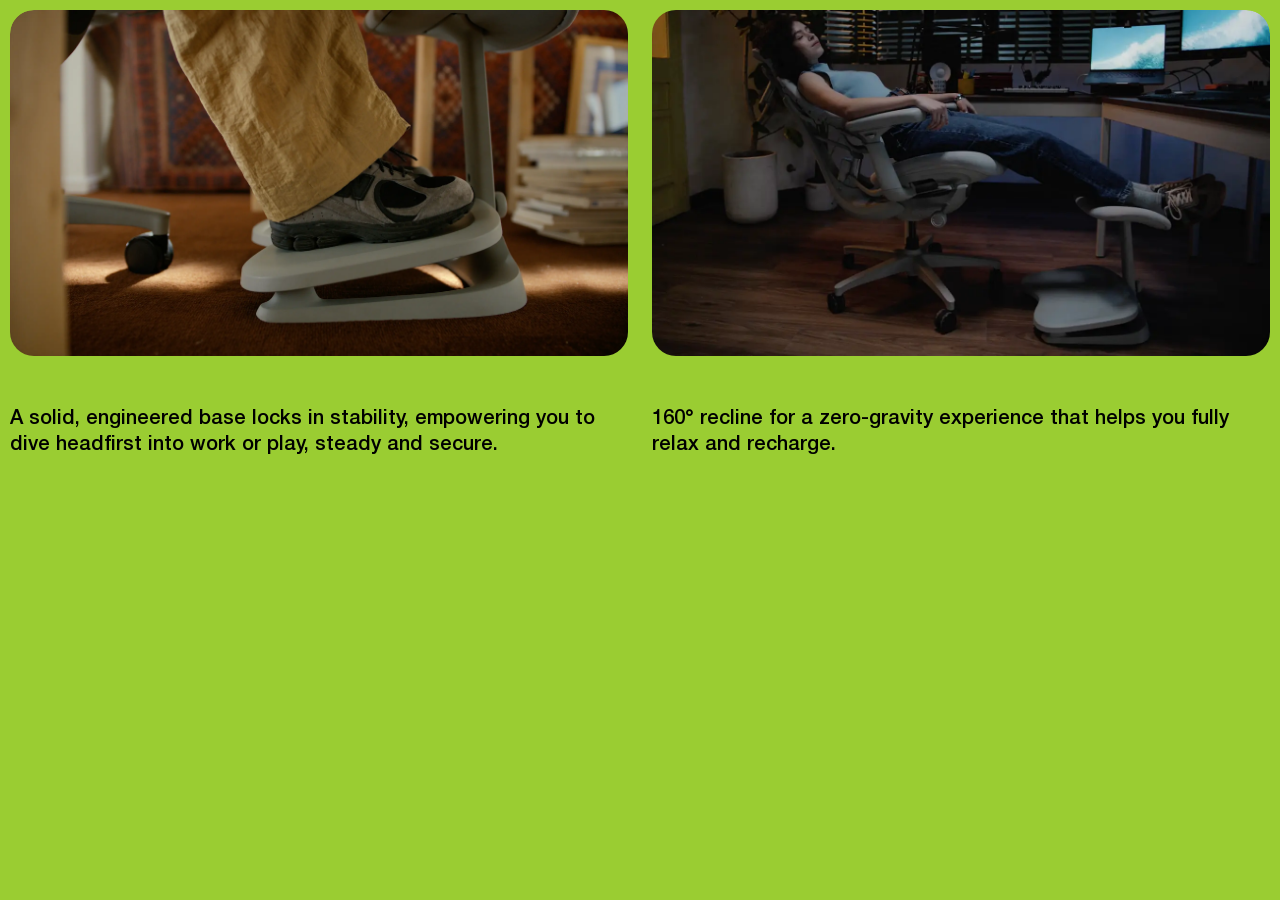
<file: blocks/flex-images/flex-images.html>
<!DOCTYPE html>
<html lang="ru">

<head>
    <meta charset="UTF-8">
    <meta name="viewport" content="width=device-width, initial-scale=1.0">
    <title>Flex Image Text Block</title>
    <link rel="stylesheet" href="../../css/common/normalize.css">
    <link rel="stylesheet" href="../../css/common/consts.css">
    <link rel="stylesheet" href="../section-title/css/section-title.css">
    <link rel="stylesheet" href="css/flex-images.css">
</head>

<body style="background-color: yellowgreen; padding: 10px;">
    <div class="flex-images">
        <div class="flex-images__item">
            <img class="flex-images__image" src="images/01.webp" alt="Breathable Comfort, Zero-Pressure Neck Support"
                title="Breathable Comfort, Zero-Pressure Neck Support">
            <div class="flex-images__content">
                <h4 class="flex-images__title">A solid, engineered base locks in stability, empowering you to dive headfirst into work or play, steady and secure.</h4>
            </div>
        </div>
        <div class="flex-images__item">
            <img class="flex-images__image" src="images/02.webp" alt="Triple-Layer Fit, Deep Support"
                title="Triple-Layer Fit, Deep Support">
            <div class="flex-images__content">
                <h4 class="flex-images__title">160&deg; recline for a zero-gravity experience that helps you fully relax and recharge.</h4>
            </div>
        </div>
    </div>
</body>

</html>
</file>
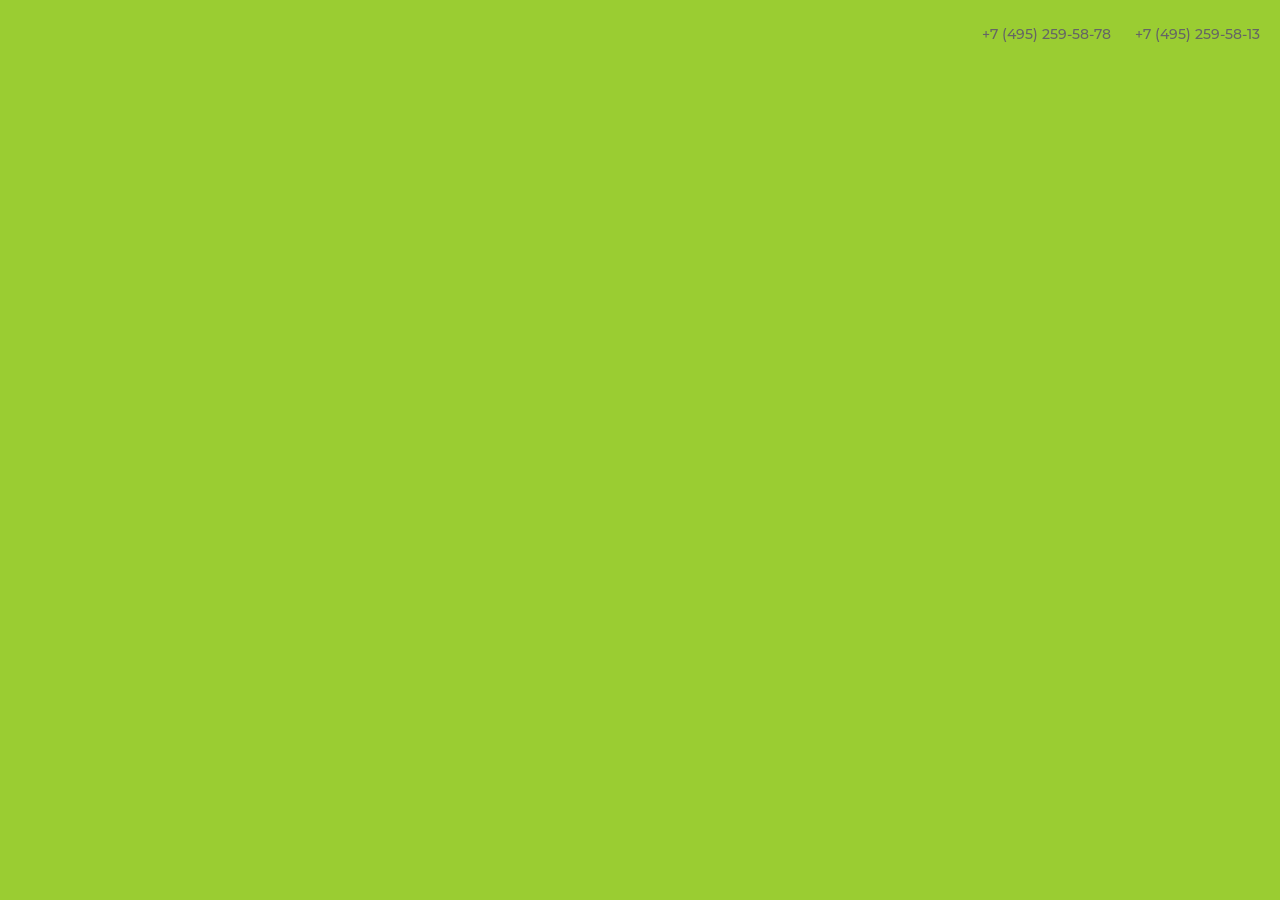
<file: blocks/header-contact/header-contact.html>
<!DOCTYPE html>
<html lang="ru">
<head>
    <meta charset="UTF-8">
    <meta name="viewport" content="width=device-width, initial-scale=1.0">
    <title>Button Block</title>
    <link rel="stylesheet" href="../../css/common/normalize.css">
    <link rel="stylesheet" href="../../css/common/consts.css">
    <link rel="stylesheet" href="css/header-contact.css">
</head>
<body style="background-color: yellowgreen; padding: 10px;">
    <div class="header-contact">
        <a class="header-contact__link" href="tel:+74952595878" title="+7 (495) 259-58-78" target="_blank" rel="noopener">
            +7 (495) 259-58-78
        </a>
        <a class="header-contact__link" href="tel:+74952595813" title="+7 (495) 259-58-13" target="_blank" rel="noopener">
            +7 (495) 259-58-13
        </a>
    </div>    
</body>
</html>
</file>
<file: css/common/consts.css>
@import url("./fonts.css");

:root {

/*
    Размеры экрана
*/

    --max-content-width:        1920px;
    --header-width:             1760px;
    --wrapper-width:            1440px;
    --content-width:            1280px;
    --tech-table-width:         1200px;
    --mobile-max-width:         1152px;


/*
    Основная палитра
*/
    --black:                    #000000; /* main text */
    --gray-deep-dark:           #1F2937; /* section titles */
    --gray-darker:              #252525; /* section title page*/

    --gray-dark:                #3C3C3C; /* back to top */
    --gray:                     #656565; /* description */
    --gray-medium:              #B7B7B7; /* p declaration */
    --gray-light:               #D2D7D7; /* description */
    --gray-neutral:             #DCE2E1; /* p declaration */
    --gray-lighter:             #E8E8E1; /* review background */
    --off-white:                #F5F5F5; /* menu mobile background, wrapper gray */
    --white:                    #FFFFFF; /* background */


    --red:                      #FF6666; /* form error */
    --orange:                   #F76500; /* text link */
    --orange-light:             #FFA366; /* text link hover*/
    --yellow:                   #F0C417; /* buy button */
    --yellow-light:             #F3D045; /* buy button hover*/
    --beige:                    #F6F4F1; /* button selected background*/
    --green:                    #00DFA9; /* button selected */
    --green-light:              #E0F3EF; /* button selected background*/
    --blue:                     #4A90E2; /* blue button */
    --violet:                   #7671ff; /* text link dark */
    --violet-light:             #a29ff3;

    /* Не используются */

    --black-dark:               #2C2C2C; /* block panel background and border */
    --gray-dark:                #747474; /* gray button */
    --gray-light:               #EFEFEF; /* button outlined hover */


/*
    Шрифты
*/

    --text-color-main:          var(--black);
    --text-color-inverted:      var(--white);
    --text-color-menu:          var(--gray);
    --text-color-title-table:   var(--gray-darker);

    --text-family-main:         'HelveticaNeueCyr', Helvetica, Arial, sans-serif;
    --text-family-menu:         Montserrat, arial, sans-serif;
    --text-family-title:        'HelveticaNeueCyr', Helvetica, Arial, sans-serif;
    --text-family-section-title: 'HelveticaNeueCyr', Helvetica, Arial, sans-serif;

    --text-size-section:        42px;
    --text-size-card:           28px;
    --text-size-legend:         18px;
    --text-size-page:           18px;
    --text-size-menu:           14px;
    --text-size-product:        16px;
    --text-size-footer:         16px;
    --text-size-single:         16px;
    --text-size-main:           14px;
    --text-size-tabs:           16px;
    --text-size-tech-specs:     12px;

    --text-size-section_mobile: 26px;
    --text-size-legend_mobile:  16px;
    --text-size-footer_mobile:  13px;
    --text-size-single_mobile:  15px;

    --text-weight-light:        200;
    --text-weight-main:         300;
    --text-weight-semibold:     400;
    --text-weight-bold:         600;
    --text-weight-extrabold:    700;

    --text-line-height-section: 36px;
    --text-line-height-large:   24px;
    --text-line-height-footer:  23px;
    --text-line-height-specs:   22px;
    --text-line-height-main:    18px;


    --text-line-height-section_mobile: 28px;
    --text-line-height-footer_mobile:  20px;

    /* Для тёмного фона */

    --special-title: var(--violet);


/*
    Фоны
*/

    --background-color-main: var(--white);
    --background-color-gray: var(--off-white);
    --background-color-black: var(--black);
    --background-color-menu: var(--white);
    --background-color-inverted: var(--black);
    --background-color-card: var(--gray-deep-dark);
    --background-color-table: var(--off-white);

/*
    Рамки
*/  --border-color-table:           var(--gray-medium);
    --border-radius-hero-image:     10px; /* hero-single image  */
    --border-radius-hero-slider:    14px; /* hero-slider  */
    --border-radius-hero-video:     20px; /* hero-single video  */
    --border-radius-button:         5px; /* panel  */
    --border-radius-card:           14px; /* card-product */
    --border-radius-flex:           12px; /* card-product */
    --border-radius-menu-mobile:    14px; /* menu-mobile  */
    --border-radius-gallery-image:  3px; /* hero-single gallery image  */
    --border-radius-table:          4px; /* table  */

/*
    Ссылки
*/

    --link-normal-color:            var(--orange);
    --link-normal-color_hover:      var(--orange-light);
    --link-normal-color_disabled:   var(--gray);

    /* Для тёмного фона */
     --link-normal-color-dark-bk:   var(--violet);
     --link-normal-color_hover-dark-bk: var(--violet-light);
/*
    Кнопки
*/
    --button-rounded-color:                    var(--white);
    --button-rounded-background-color:         var(--black);
    --button-rounded-background-color_hover:   var(--black);
    --button-rounded-border-color:             var(--black);

    --button-buy-background-color:             var(--orange);
    --button-buy-border-color:                 var(--orange);
    --button-buy-background-color_hover:       var(--orange-light);
    --button-buy-border-color_hover:           var(--orange-light);
}
</file>
<file: blocks/wrapper/css/wrapper.css>
.wrapper {
    width: 100%;
    max-width: 1440px;
    margin: 0 auto;
}

.wrapper_white {
    background-color: var(--white, #FFFFFF);
}

.wrapper-2580 {
    width: 100%;
    max-width: 2580px;
    margin: 0 auto;
    padding: 0;
}

.wrapper-1600 {
    width: 100%;
    max-width: var(--header-width, 1600px);
    margin: 0 auto;
    padding: 0;
}

.wrapper-1280 {
    width: 100%;
    max-width: var(--content-width, 1280px);
    margin: 0 auto;
    padding: 0;
}

@media (max-width: 1600px) {
    .wrapper-1600 {
        padding: 0 40px;
    }
}

@media screen and (max-width: 1440px) {
    .wrapper {
        max-width: 1440px;

        padding: 0 40px;
    }
}

@media screen and (max-width: 970px) {
    .wrapper {
        max-width: 970px;

        padding: 0 30px;
    }
}

@media screen and (max-width: 700px) {
    .wrapper {
        max-width: 970px;

        padding: 0 20px;
    }
}
</file>
<file: blocks/logo/css/logo.css>
.logo__link {
    display: flex;
    justify-content: center;
    align-items: center;
    width: 100%;
    height: auto;
}

.logo__image {
    width: 100%;
    height: auto;
}
</file>
<file: blocks/menu-main/css/menu-main.css>
.menu-main {
    color: var(--text-color-menu, #656565);
    font-family: var(--text-family-menu, sans-serif);
    font-size: var(--text-size-menu, 14px);
    font-weight: var(--text-weight-semibold, 400);
}

.menu-main__items {
    display: flex;
    flex-direction: row;
    justify-content: center;
    align-items: center;
    height: 100%;

    margin: 0;
    padding: 1px 0;
    width: 100%;

    list-style: none;
    flex-wrap: nowrap;
}

.menu-main__item {
    position: relative;
}

.menu-main__link {
    display: inline-block;
    padding: 14px clamp(5px, calc(5px + (15 * (100vw - 901px) / 699)), 20px);

    color: var(--text-color-menu, #3C3C3C);

    text-decoration: none;

    border-top: 2px solid var(--white, #FFFFFF);
    border-bottom: 2px solid var(--white, #FFFFFF);

    transition: background 0.3s;

    cursor: pointer;
}

.menu-main__link:hover  {
    color: var(--black, #000000);

    border-bottom: 2px solid var(--black, #000000);
}

@media (max-width: 1120px) {
    .menu-main {
        min-width: 0;
        height: 52px;
        opacity: 0;
    }

    .menu-main__item {
        width: 0;
    }
}
</file>
<file: blocks/button-menu-mobile/css/button-menu-mobile.css>
.button-menu-mobile {
    display: none;
    justify-self: end;
    width: 20px;
    height: 20px;

    justify-self: end;

    cursor: pointer;
}

.button-menu-mobile__icon {
    fill: none;
    stroke-width: 3px;
    stroke: currentColor !important;
    stroke-linecap: round;
    stroke-linejoin: round;
}

.button-menu-mobile__icon-line1,
.button-menu-mobile__icon-line2,
.button-menu-mobile__icon-line3 {
    transform: none;
    transform-origin: center;
    transition: all .3s cubic-bezier(.18,.77,.58,1);
}

.button-menu-mobile_active .button-menu-mobile__icon-line1 {
    transform: rotate(45deg);
    transform-origin: 20% 30%;
}

.button-menu-mobile_active .button-menu-mobile__icon-line2 {
    opacity: 0;
}

.button-menu-mobile_active .button-menu-mobile__icon-line3 {
    transform: rotate(-45deg);
    transform-origin: 15% 66%;
}

@media (max-width: 1120px) {
    .button-menu-mobile {
        display: block;
        margin-left: 66px;
    }
}
</file>
<file: blocks/header/css/header.css>
.header {
    position: fixed;

    width: 100%;
    margin: 0 auto;
    padding: 0;

    font-family: var(--text-family-main, sans-serif);

    background-color: var(--background-color-menu, #FFFFFF);

    box-shadow: 0 0 25px rgb(0 0 0 / 10%);

    z-index: 500;
}

.hidden {
    display: none !important;
}

.header__wrapper {
    display: grid;
    grid-template-columns: 1fr auto auto 1fr;
    justify-content: space-between;
    align-items: center;
    width: 100%;
    max-width: var(--header-width, 1600px);
    margin: 0 auto;
}

.header__logo {
    justify-self: start;
    display: flex;

    width: 86px;
    height: 24px;
}

@media (max-width: 1600px) {
    .header__wrapper {
        padding: 0;
    }

    .header {
        padding: 0 40px;
    }
}

@media (max-width: 970px) {
    .header {
        padding: 0 14px;
    }

    .header__wrapper {
        padding: 0;
    }

    .header__logo {
        width: 77px;
        height: 21px;
    }

    .menu-mobile-button {
        margin-left: 30px;
    }
}
</file>
<file: blocks/menu-mobile/css/menu-mobile.css>
.menu-mobile {
    position: fixed;
    display: block;
    width: 100%;
    top: 50px;
    left: 0;
    padding: 20px;

    color: var(--text-color-main, #000000);
    font-family: var(--text-family-main, sans-serif);
    font-size: var(--text-size-menu, 16px);
    font-weight: var(--text-weight-main, 400);

    background-color: var(--white, #FFFFFF);

    box-shadow: rgba(0, 0, 0, 0.15) 0px 10px 25px 0px;

    opacity: 1;

    transition: opacity 0.1s ease, top 0.2s ease;

    z-index: 300;
}

.transparent {
    top: -500px;
    opacity: 0;
}


.noscroll {
    overflow: hidden;
}

.menu-mobile__content {
    padding: 10px 0;

    background-color: var(--off-white, #F8F8F8);

    border-radius: var(--border-radius-menu-mobile, 14px);

    overflow: hidden;
}

.menu-mobile__items {
    margin: 0;
    padding: 0;

    list-style: none;
}

.menu-mobile__item-link {
    display: flex;
    flex-direction: row;
    justify-content: space-between;
    align-items: center;
    height: 20px;
    margin: 5px 0;
    padding: 0 20px 0 10px;

    color: inherit;

    text-decoration: none;
}

.menu-mobile__item-title {
    width: 100%;
    padding-left: 10px;

    text-align: left;

}

.menu-mobile__item-arrow {
    flex: 0 0 auto;
    width: 11px;
    height: 11px;
    margin-left: 10px;

    background: url(../images/arrow-right.svg);
    background-position: center;
    background-repeat: no-repeat;
    background-size: 11px 11px;
}
</file>
<file: blocks/header-contact/css/header-contact.css>
.header-contact {
    color: var(--text-color-menu, #656565);
    font-family: var(--text-family-menu, sans-serif);
    font-size: var(--text-size-menu, 14px);
    font-weight: var(--text-weight-semibold, 400);

    text-align: right;
}
.header-contact__link {
    display: inline-block;
    padding: 14px 10px;

    color: var(--text-color-menu, #3C3C3C);

    text-decoration: none;

    border-top: 2px solid transparent;
    border-bottom: 2px solid transparent;

    transition: background 0.3s;

    cursor: pointer;
}

.header-contact__link:hover  {
    color: var(--black, #000000);
}

@media screen and (max-width: 970px) {
    /* .header-contact {
        display: none;
    } */
}
</file>
<file: blocks/rating/css/rating.css>
.rating {
    display: flex;

    color: var(--text-color-main, #000000);
    font-family: var(--text-family-main, sans-serif);
    font-size: var(--text-size-main, 14px);
    font-weight: var(--text-weight-main, 400);

    line-height: 16px;
}

.rating__stars {
    margin-right: 8px;

    white-space: nowrap;
}

.rating__star {
    display: inline-block;
    width: 14px;
    height: 14px;

    background-position: center;
    background-repeat: no-repeat;
    background-size: 14px;

    background-color: #000000;

    -webkit-mask: url("../images/star.svg") no-repeat center / contain;
    mask: url("../images/star.svg") no-repeat center / contain;

}

.rating__star:last-child {
   margin-right: 0;
}

.rating__star_blank {
    background-image: url("../images/star-blank.svg");
}
</file>
<file: blocks/button/css/button.css>
.button {
    display: flex;
    justify-content: center;
    align-items: center;
    flex: 0 0 auto;
    padding: 10px 12px;

    color: var(--button-normal-color, #FFFFFF);
    font-family: var(--text-family-main, sans-serif);
    font-size: var(--text-size-main, 16px);
    font-weight: var(--text-weight-bold, 600);

    line-height: var(--text-line-height-main, 20px);
    text-align: center;

    background-color: var(--button-normal-background-color, #000000);
    border: 2px solid var(--button-normal-border-color, #000000);
    border-radius: var(--border-radius-button, 8px);

    outline: none;

    cursor: pointer;

    transition: background-color 0.2s ease-in-out;
}

.button:hover {
    background-color: var(--button-normal-background-color_hover, #3C3C3C);

    border: 2px solid var(--button-normal-background-color_hover, #3C3C3C);
}

.button_buy {
    width: 100%;
    padding: 10px 25px;

    font-size: 17px;
    font-weight: var(--text-weight-semibold, 400);

    line-height: 24px;

    background-color: var(--button-buy-background-color, #FFC700);

    border-color: var(--button-buy-border-color, #FFC700);
    border-radius: 10px;
}

.button_buy:hover {
    background-color: var(--button-buy-background-color_hover, #F2CC37);
    border-color: var(--button-buy-background-color_hover, #FFC700);
}

.button_outlined {
    color: var(--button-outlined-color, #000000);

    background-color: var(--button-outlined-background-color, #FFFFFF);

    border: 2px solid var(--button-normal-border-color, #000000);
}

.button_outlined:hover {
    background-color: var(--button-outlined-background-color_hover, #EFEFEF);
}

.button_rounded {
    width: 37px;
    height: 37px;

    background-color: var(--button-rounded-background-color, #000000);

    border-radius: 50%;

    transition: all 0.3s ease;
}

.button_rounded:hover {
    background-color: var(--button-rounded-background-color_hover, #000000);

    transform: scale(1.15);
}

.button_plus {
    background-image: url("../images/button_plus.svg");
    background-position: center center;
    background-repeat: no-repeat;
    background-size: 25px 25px;
}

.button_heart {
    background-image: url("../images/button_heart.svg");
    background-position: center center;
    background-repeat: no-repeat;
    background-size: 19px 18px;
}


a.button {
    text-decoration: none;
}

@media screen and (max-width: 768px) {
    .button_buy {
        width: 100%;
        padding: 14px 25px;

        font-size: 17px;

        line-height: 24px;
    }
}
</file>
<file: blocks/benefits/css/benefits.css>
.benefits {
    display: flex;
    flex-wrap: wrap;
    justify-content: space-between;
    align-items: center;
    padding: 0;
    list-style: none;

    color: var(--text-color-main, #000000);
    font-family: var(--text-family-main, sans-serif);
    font-size: var(--text-size-main, 14px);
    font-weight: var(--text-weight-main, 400);

    line-height: var(--text-line-height-large, 24px);
}

.benefits__benefit {
    display: flex;
    align-items: center;
    flex-wrap: nowrap;
    margin-right: 20px;
    margin-bottom: 10px;
    flex-wrap: nowrap;
}

.benefits__benefit:last-child {
    margin-right: 0;
}

.benefits__image {
    width: 25px;
    height: 25px;
    margin-right: 10px;
}

.benefits__image_warranty {
    width: 28px;
    height: 28px;
}

.benefits__text {
    white-space: nowrap;
}

@media screen and (max-width: 970px) {
    .benefits {
        justify-content: flex-start;
    }
}
</file>
<file: blocks/accordion/css/accordion.css>
.accordion {
    width: 100%;
    max-width: var(--wrapper-width, 1200px);

    color: var(--text-color-main, #000000);
    font-family: var(--text-family-main, sans-serif);
    font-weight: var(--text-weight-main, 300);
}

.accordion__title {
    margin-bottom: 0px;
}

.accordion__content {
    display: block;
    width: 100%;

    overflow-x: hidden;
}

.accordion__item {
    margin-bottom: 0px;
}

.accordion__item-title {
    position: relative;
    padding: 0 46px 0 0;

    font-weight: var(--text-weight-bold, 700);

    /* text-transform: uppercase; */

    cursor: pointer;
}

.accordion__item-title::after {
    content: '';
    display: block;
    position: absolute;
    top: 73%;
    right: 16px;
    width: 24px;
    height: 16px;
    transform: translateY(calc(-50% - 5px)) rotate(180deg);

    background: url(../images/arrow_up.svg);
    background-size: 24px 16px;
    background-repeat: no-repeat;
    background-position: center;

    transition: transform 0.3s ease;
}

.accordion__item_active .accordion__item-title::after {
    transform: translateY(calc(-50% - 5px));
}

.accordion__item-content {
    max-height: 0;
    margin-top: 10px;
    margin-bottom: 10px;
    padding: 10px 0 0 0;

    overflow: hidden;
    transition: max-height 0.3s ease;
}

.accordion__item_active .accordion__item-content {
    max-height: 1000px;
}

.accordion__item-list {
    list-style: none;

    padding-left: 0;
}

.accordion__item-list-item {
    margin-bottom: 10px;
}

@media (max-width: 1200px) {
    .accordion__title {
        text-align: center;
    }
}

@media (max-width: 900px) {
    .accordion__item-title {
        padding: 0 24px 0 0;
    }

    .accordion__item-content {
        max-height: 0;
        padding: 0;
    }

    .accordion__item-title::after {
        right: 0;
    };
}
</file>
<file: blocks/model-selector/css/model-selector.css>
.model-selector {
    display: flex;
    flex-wrap: wrap;
    justify-content: flex-start;
    align-items: start;
    padding: 0 0 0 2px;
    list-style: none;
}

.model-selector__model {
    width: 60px;
    height: 60px;
    margin-right: 10px;
    margin-bottom: 10px;

    border-radius: 5px;

    outline: 1px solid var(--gray-light, #d2d2d2);

    overflow: hidden;
}

.model-selector__model:last-child {
    margin-right: 0;
}

.model-selector__model_active {
    outline: 2px solid var(--black, #000000);
}

.model-selector__image {
    width: 100%;
    height: 100%;
    object-fit: cover;
}
</file>
<file: blocks/form/css/form.css>
.form {
    display: block;
    width: 100%;
    padding: 0;

    color: var(--text-color-main, #000000);
    font-family: var(--text-family-main, sans-serif);
    font-size: var(--text-size-main, 16px);
    font-weight: var(--text-weight-main, 400);

    line-height: var(--text-line-height-large, 24px);
}

.form__fieldset {
    display: flex;
    flex-wrap: wrap;
    margin-bottom: 20px;
    padding: 0;

    border: 0;
}

.form__legend {
    margin-bottom: 10px;
    padding-top: 15px;

    font-size: 16px;
    font-weight: 500;

    line-height: 27px;
}

.form__radio-button {
    display: flex;
    flex-wrap: wrap;
    margin-right: 10px;
    margin-bottom: 10px;
}

.form__label {
    min-width: 100px;
    margin: 0;
    padding: 12px;

    color: var(--black, #000000);
    font-size: 13px;

    text-align: center;
    text-decoration:none;
    line-height: 1.2;

    background-color: var(--white, #FFFFFF);

    border: 3px solid transparent;
    border-radius: var(--border-radius-button, 5px);

    box-shadow: 0 0 0 1px #868A89;

    cursor: pointer;
}

.form__label:visited, .form__label:hover {
    color: var(--black, #000000);
}

.form__radio {
    appearance: none;
    position: absolute;
    opacity: 0;
}

.form__radio-button .form__radio:checked + .form__label {
    background-color: var(--white, #FFFFFF);
    outline: 2px solid var( --gray-darker, #252525);
    box-shadow: 0 0 0 1 var( --gray-darker, #252525);
}

.form__radio:disabled + .form__label {
    cursor: not-allowed;
    opacity: 0.5;
    box-shadow: none;
    outline: none;
    background-color: var(--background-disabled, #F0F0F0);
    color: var(--text-color-disabled, #999999);
    border-color: transparent;
}

.form__benefits {
    margin-bottom: 30px;
}

@media (max-width: 768px) {
    .form__legend {
        margin-bottom: 12px;

        font-size: var(--text-size-legend_mobile, 16px);

        line-height: 24px;
    }

    .form__radio-group {
        flex-direction: column;
        gap: 12px;
    }
}
</file>
<file: blocks/panel-single/css/panel-single.css>
.panel-single {
    display: block;
    padding: 0;

    color: var(--text-color-main, #000000);
    font-family: var(--text-family-main, sans-serif);
    font-size: var(--text-size-main, 14px);
    font-weight: var(--text-weight-main, 400);

    line-height: var(--text-line-height-specs, 22px);
}

.panel-single__description {
    padding-bottom: 20px;

    border-bottom: 1px solid var(--gray-light, #D2D7D7);
}

.panel-single__vendor {
    margin-bottom: 5px;
}

.panel-single__title {
    margin: 0 0 5px 0;

    font-family: var(--text-family-title, sans-serif);
    font-size: 34px;
    font-weight: 400;

    line-height: 40px;
}

.panel-single__subtitle {
    margin-bottom: 20px;

    font-size: var(--text-size-product, 16px);
    font-weight: var(--text-weight-bold, 600);
}

.panel-single__rating {
    margin-bottom: 10px;
}

.panel-single__price {
    font-size: 24px;
    font-weight: var(--text-weight-semibold, 400);

    line-height: 33px;
}

.panel-single__price_old {
    font-size: 20px;
    font-weight: var(--text-weight-main, 300);

    text-decoration: line-through;
}

.panel__form {
    margin-bottom: 35px;
}

.panel-single .accordion {
    font-size: 13px;
}

.panel-single .accordion__item-list {
    list-style: disc;

    padding-left: 15px;
}

.panel-single .accordion__item-list-item {
    margin-bottom: 5px;

    line-height: 1.3;
}

.panel-single .accordion__item-title {
    font-weight: var(--text-weight-semibold, 400);
}

.panel__videos {
    padding-bottom: 60px;
    margin-bottom: 20px;

    /* border-bottom: 1px solid #D6D6D6; */
}

.panel-single__details {
    padding-top: 20px;

    border-top: 1px solid #D6D6D6;
    border-bottom: 1px solid #D6D6D6;
}

.panel-single__features-header {
    font-weight: var(--text-weight-bold, 700);
}

@media screen and (max-width: 970px) {
    .panel-single__title {
        margin-top: 20px;
    }
}

@media screen and (max-width: 900px) {
    .panel-single__details {
        padding-top: 10px;
    }
}

@media (max-width: 768px) {
    .panel-single {
        font-size: var(--text-size-single_mobile, 15px);
    }

    .panel-single__description {
        padding-bottom: 20px;
        margin-bottom: 0;
    }

    .panel-single__title {
        margin: 20px 0 6px 0;

        font-size: 26px;

        line-height: 33px;
    }

    .panel-single__subtitle {
        margin-bottom: 6px;

        font-size: 14px;
    }

    .panel-single__price {
        font-size: 17px;

        line-height: 26px;
    }

    .panel-single__price_old {
        font-size: 15px;
    }

    .panel-single__features-list {
        padding-left: 30px;
    }

    .panel-single__feature {
        line-height: 20px;
    }
}

@media (max-width: 480px) {
    .panel-single__title {
        margin: 10px 0 6px 0;

        font-size: 20px;

        line-height: 24px;
    }
}
</file>
<file: blocks/hero-single/css/hero-single.css>
.hero-single {
    position: relative;
    width: 100%;
    max-width: 100%;
    /* height: 0;
    padding-top: 56.25%; */

    color: var(--text-color-main, #000000);
    font-family: var(--text-family-main, sans-serif);
    font-size: var(--text-size-main, 16px);
    font-weight: var(--text-weight-main, 400);

    line-height: var(--text-line-height-large, 24px);

    border-bottom: 1px solid var(--gray-light, #D2D7D7);

    /* aspect-ratio: 16 / 9; */
    overflow: hidden;
}

.hero-single__content {
    display: grid;
    grid-template-columns: repeat(5, auto);
    grid-template-areas: "hero-gallery hero-gap1 hero-images hero-gap2 hero-panel";
}

.hero-single__gap {
    width: 50px;
}

.hero-single__gallery {
    grid-area: hero-gallery;
    height: 600px;
    width: 64px;

    overflow-y: auto;

    scrollbar-width: none;
    -ms-overflow-style: none;
}

.hero-single__gallery-nav {
    position: absolute;
    width: 28px;
    height: 28px;
    left: 18px;

    background: url([data-uri]) no-repeat;
    background-size: contain;
    border-radius: 1px;

    opacity: 0.8;

    z-index: 1;

    cursor: pointer;
    overflow: hidden;
    transform: rotate(-90deg);
}

.hero-single__gallery-nav:hover {
    background-color: var(--black, #000000);

    opacity: 0.9;
}

.hero-single__gallery-nav_up {
    top: 10px;

    transform: rotate(-90deg);
}

.hero-single__gallery-nav_down {
    top: 552px;

    transform: rotate(90deg);
}

.hero-single__gallery::-webkit-scrollbar {
  display: none;
}

.hero-single__gallery-images {
    margin: 0;
    padding: 0;

    list-style: none;
}

.hero-single__gallery-image {
    width: 100%;
    height: auto;
    margin-bottom: 4px;

    background-color: var(--white, #FFFFFF);

    cursor: pointer;
}

.hero-single__gallery-image:last-child {
    margin-bottom: 0;
}

.hero-single__images {
    grid-area: hero-images;
    width: 805px;
    max-height: 600px;

    background-color: var(--white, #FFFFFF);

    border-radius: var(--border-radius-hero-image, 10px);
}

.hero-single__carousel {
    width: 600px;
    height: 600px;
    margin: 0 auto;
}

.hero-single__image {
    /* box-shadow: 0 25px rgb(0 0 0 / 10%); */
    width: 100%;
    max-width: 600px;

    overflow: hidden;
}

.hero-single__panel {
    grid-area: hero-panel;
    width: 470px;

    overflow-y: auto;

    scrollbar-width: none;
    -ms-overflow-style: none;
}

@media screen and (max-width: 1440px) {
    .hero-single__content {
        grid-template-columns: 64px repeat(4, auto);
    }

    .hero-single__gap {
        width: clamp(10px, calc(8.5288vw - 72.8145px), 50px);
    }

    .hero-single__images {
        width: clamp(477px, calc(53.0917vw - 38.5203px), 726px);
    }

    .hero-single__carousel {
        width: 100%;
        max-width: 477px;
    }

    .hero-single__panel {
        width: clamp(330px, calc(29.8507vw + 40.1493px), 470px);
    }
}

@media screen and (max-width: 970px) {
    .hero-single {
        padding-top: 0;
    }

    .hero-single__content {
        display: block;
        width: 100%;
        max-width: 100%;
    }

    .hero-single__gallery {
        display: none;
    }

    .hero-single__gallery-nav {
        display: none;
    }

    .hero-single__gallery-image {
        width: 64px;
        height: 64px;
    }

    .hero-single__images {
        width: 100%;
        height: auto;
        padding-bottom: 10px;

        border-bottom: 1px solid var(--gray-light, #D2D7D7);
    }

    .hero-single__carousel {
        width: auto;
        height: auto;
    }

    .hero-single__panel {
        width: 100%;
    }

    .panel-single__vendor {
        display: none;
    }
}
</file>
<file: blocks/section-title/css/section-title.css>
.section-title {
    margin: 0;

    font-size: 40px;
    font-weight: var(--text-weight-semibold, 400);

    line-height: 1.2;

    text-align: center;
}

.section-title_left {
    text-align: left !important;
}

.section-title_diminished {
    margin-bottom: 24px;

    font-size: 24px;
}

.section-title_limited {
    max-width: 853px;
}

.section-title__subtitle {
    max-width: 852px;
    margin: 16px auto 8px;

    font-size: 20px;
    font-weight: var(--text-weight-main, 300);

    line-height: 1.2;

    text-align: center;
}

.section-title__subtitle_left  {
    margin: 16px 0 18px;

    text-align: left !important;
}

.section-title__subtitle_no-limit {
    max-width: none;
}

.section-title__subtitle_orange {
    color: var(--orange, #F76500);
}

@media (max-width: 1152px) {
    .section-title {
        font-size: 36px;
    }
}

@media (max-width: 1024px) {
    .section-title {
        margin-bottom: 60px;
    }
}

@media (max-width: 970px) {
    .section-title {
        font-size: 30px;
        line-height: 1.2;
    }

    .section-title__subtitle {
        font-size: 18px;
    }
}
</file>
<file: blocks/flex-images/css/flex-images.css>
.flex-images {
    display: flex;
    flex-direction: row;
    justify-content: space-between;
    align-items: flex-start;
    gap: 24px;

    width: 100%;
    max-width: var(--content-width, 1280px);
    margin: 0 auto;
    padding: 0;

    font-family: var(--text-family-main, sans-serif);
    font-size: 20px;
    font-weight: var(--text-weight-main, 300);
    line-height: 1.3;

    border-radius: 24px;

    overflow: hidden;
}

.flex-images__item {
    width: 50%;
}

.flex-images__image {
    display: block;
    width: 100%;
    height: auto;
    margin-bottom: 50px;

    border-radius: 24px;
}

.flex-images__title {
    margin: 0 0 16px;

    font-weight: var(--text-weight-semi-bold, 400);
}

.flex-images__text {
    margin: 0;

    color: var(--gray-darker, #252525);
}

@media (max-width: 1152px) {
    .flex-images {
        gap: 16px;
    }

    .flex-images__image {
        margin-bottom: 40px;
    }
}

@media (max-width: 1024px) {
    .flex-images {
        font-size: 18px;
    }

    .flex-images__image {
        margin-bottom: 35px;
    }
}

@media (max-width: 768px) {
    .flex-images {
        gap: 75px;
    }

    .flex-images {
        flex-direction: column;

        padding: 0;
    }

    .flex-images__item {
        width: 100%;
    }

    .flex-images__title {
        margin: 0;
    }
}

@media (max-width: 576px) {
    .flex-images {
        gap: 70px;
    }

    .flex-images__image {
        margin-bottom: 35px;
    }
}
</file>
<file: blocks/block-image/css/block-image.css>
.block-image {
    position: relative;
    width: 100%;
    max-width: var(--content-width, 1280px);
    margin: 0 auto;

    border-radius: 24px;

    overflow: hidden;
}

.block-image_no-round {
    border-radius: 0;
}

.block-image__image {
    display: block;
    width: 100%;
    height: auto;
}

.block-image__image_blank {
    display: block;
}

.block-image__image_blank-larger {
    display: none;
}

@media (max-width: 768px) {
    .block-image__image_blank {
        display: none;
    }

    .block-image__image_blank-larger {
        display: block;
    }
}
</file>
<file: blocks/specifications/css/specifications.css>
.specifications {
    display: grid;
    grid-template-columns: 2fr 1fr;

    width: 100%;
    max-width: var(--content-width, 1280px);
    margin: 0 auto;
    padding: 0;

    color: var(--black, #000000);
    font-family: var(--text-family-main, sans-serif);
    font-size: var(--text-size-main, 14px);
    font-weight: var(--text-weight-normal, 300);
    line-height: 1.3;

    border-radius: 24px;

    overflow: hidden;
}

.specifications__item {
    padding: 0 12px;
}

.specifications__item_image {
    position: relative;
}

.specifications__description {
    position: absolute;
    top: 32px;
    left: 44px;

    font-size: 14px;
}

.specifications__image {
    width: 100%;
    height: auto;

    aspect-ratio: 1;

    border-radius: 24px;
}

.specifications__text {
    padding: 32px 0 0;

    text-align: left;
}

.specifications__title {
    margin: 30px 0 0;
    padding: 0;

    font-size: 20px;
    line-height: 1.3;
    text-align: left;

    hyphens: auto;
    overflow-wrap: break-word;
    word-break: break-word;
}

.specifications__title:first-child {
    margin-top: 0;
}

.specifications__divider {
    width: 100%;
    height: 1px;
    margin: 24px 0;

    background: none;
    border-top: 1px solid var(--gray, #656565);
}

.specifications__table {
    display: grid;
    grid-template-columns: 7fr 5fr;
}

.specifications__table-key,
.specifications__table-value {
    margin: 0 0 8px;

    line-height: 1.3;
    text-align: left;
}

.specifications__table-key {
    padding: 0 8px 0 0;

    color: var(--gray, #656565);
    font-size: 20px;
}

.specifications__table-value {
    padding: 0 0 0 8px;

    font-size: 16px;
}

@media (max-width: 1152px) {
    .specifications {
        display: block;
    }

    .specifications__description {
        top: 20px;
        left: 32px;
    }

    .specifications__text {
        padding: 58px 0 0;
    }

    .specifications__divider {
        margin: 20px 0;
    }

    .specifications__table {
        grid-template-columns: 1fr 3fr;
    }

    .specifications__title {
        margin-top: 65px;
    }

    .specifications__title,
    .specifications__table-key {
        font-size: 18px;
    }
}

@media (max-width: 1024px) {
    .specifications__title {
        margin-top: 58px;
    }
}

@media (max-width: 768px) {
    .specifications__table {
        grid-template-columns: 1fr 1fr;
    }

    .specifications__item {
        padding: 0;
    }
}
</file>
<file: blocks/faq/css/faq.css>
.faq {
    display: grid;
    grid-template-columns: 1fr 2fr;
    align-items: start;
    gap: 80px;

    font-family: var(--text-family-main, sans-serif);
    font-size: 16px;
    font-weight: var(--text-weight-main, 400);
    line-height: var(--text-line-height-large, 24px);

    overflow: hidden;
}

.faq__section-title {
    margin-top: 0;

    text-align: left;
}

.faq__accordion {
    padding: 0 0 48px 0;

    overflow: auto;
}

.faq__accordion .accordion__item {
    padding: 20px 0;

    color: var(--gray, #656565);

    border-bottom: 1px solid #CCCCCC;
}

.faq__accordion .accordion__item-title {
    color: var(--black, #000000);
    font-size: 18px;
    font-weight: var(--text-weight-main, 300);
}

.faq__accordion .accordion__item:last-child {
    border-bottom: none;
}

.faq__accordion .accordion__item-content {
    margin-bottom: 0;
}

@media screen and (max-width: 1152px) {
    .faq {
        display: block;
    }

    .faq__description {
        margin-bottom: 40px;
    }

    .faq__accordion {
        padding: 0;
    }
}
</file>
<file: blocks/back-to-top/css/back-to-top.css>
.back-to-top {
    position: fixed;
    display: block;
    width: 80px;
    height: 80px;
    right: 50px;
    bottom: 50px;


    transition: opacity 0.5s ease;
    opacity: 1;

    cursor: pointer;

    z-index: 100;
}

.invisible {
    opacity: 0;
}

.back-to-top__icon path {
    transition: fill 0.3s ease;
}

.back-to-top:hover .back-to-top__circle {
    fill: #ffffff;
}

.back-to-top:hover .back-to-top__arrow {
    fill: #000000;
}

.back-to-top__icon {
    object-fit: cover;
}

@media (max-width: 800px) {
    .back-to-top {
        width: 65px;
        height: 65px;
        right: 35px;
        bottom: 35px;
    }
}

@media (max-width: 480px) {
    .back-to-top {
        width: 50px;
        height: 50px;
        right: 20px;
        bottom: 20px;
    }
}
</file>
<file: blocks/footer/css/footer.css>
.footer {
    display: block;
    width: 100%;
    max-width: var(--max-content-width, 1920px);
    margin: 0 auto;
    padding-top: 50px; /*Временно на время разработки*/

    font-family: var(--text-family-main, sans-serif);
    font-size: var(--text-size-small, 14px);
    color: var(--white, #FFFFFF);

    background-color: var(--black, #000000);
}

.footer__content {
    display: block;
    width: 100%;
    max-width: var(--wrapper-width, 1200px);
    margin: 0 auto;
    padding: 10px 0 30px;
}

.footer__menu {
    display: grid;
    grid-template-columns: repeat(4, 1fr);
    grid-template-areas: "menu1 menu2 menu3 contacts";
    justify-content: center;
}

.footer__menu-column {
    padding: 0 16px;
    justify-self: center;
    margin-bottom: 40px;
}

.footer__menu-column:nth-child(1) {
    grid-area: menu1;
}

.footer__menu-column:nth-child(2) {
    grid-area: menu2;
}

.footer__menu-column:nth-child(3) {
    grid-area: menu3;
}

.footer__menu-contacts {
    grid-area: contacts;
    padding: 0 16px;
    margin-bottom: 40px;
    justify-self: center;
}

.footer__menu-title {
    margin-top: 20px;
    margin-bottom: 10px;

    font-weight: var(--text-weight-bold, 600);
}

.footer__menu-item {
    font-size: 12px;

    line-height: 20px;
}

.footer__menu-link {
    color: inherit;

    text-decoration: none;
}

.footer__menu-link:hover {
    text-decoration: underline;
}

.footer__motto {
    font-size: 12px;

    line-height: 14px;

    text-align: center;
}

@media (max-width: 560px) {
    .footer__menu {
        grid-template-columns: repeat(2, 1fr);
        grid-template-areas: "menu1 menu2" "menu3 contacts";
    }

    .footer__menu-column {
        margin-bottom: 0;
        justify-self: auto;
    }

    .footer__menu-contacts {
        margin-bottom: 30px;
        justify-self: auto;
    }

    .footer__motto {
        padding-top: 20px;
    }
}
</file>
<file: blocks/popup/css/popup.css>
.popup {
    position: fixed;
    top: 50%;
    left: 50%;
    transform: translate(-50%, -50%);
    width: 500px;
    max-width: calc(100% - 32px);
    padding: 28px 24px 29px;

    color: var(--text-color-main, #000000);
    font-family: var(--text-family-main, sans-serif);

    background-color: var(--white, #FFFFFF);

    border-radius: var(--border-radius-popup, 10px);

    box-shadow: 0 8px 24px rgba(0, 0, 0, 0.15);

    overflow: hidden;
    z-index: 1000;
}

.hidden {
    display: none !important;
}

.noscroll {
    overflow: hidden;
}

.popup_failed {
    width: 600px;
    max-width: calc(100% - 32px);
}

.popup__content {
    display: relative;
}

.popup__heading {
    margin-top: 0;
    margin-bottom: 16px;

    font-size: 28px;

    line-height: 35px;
}

.popup__heading_success {
    font-size: 32px;
}

.popup__heading_failed {
    font-size: 32px;
}

.popup__product {
    margin-top: 0;
    margin-bottom: 18px;

    font-size: 20px;

    line-height: 1.3;
}

.popup__text {
    margin-bottom: 20px;

    line-height: 22px;
}

.popup__close {
    position: absolute;
    top: 20px;
    right: 20px;
    width: 30px;
    height: 30px;

    background-image: url("../images/close.svg");
    background-position: center;
    background-repeat: no-repeat;
    background-size: 30px;

    cursor: pointer;
}

.popup__close:hover {
    background-image: url("../images/close_hover.svg");
}

.form__input {
    width: 100%;
    margin-bottom: 15px;
    padding: 13px 19px;

    color: var(--black-light, #3C3C3C);
    font-size: var(--text-size-large, 18px);

    line-height: var(--text-line-height-large, 22px);

    background-color: var(--off-white, #F5F5F5);

    border: 1px solid var(--off-white, #F5F5F5);
    border-radius: var(--border-radius-input, 4px);

    outline: none;
}

.form__input:focus {
    border: 1px solid var(--black, #000000);

    transition: 0.3s;
}

.form__input_error {
    color: var(--red, #FF6666);

    border: 1px solid var(--red, #FF6666);
}

.form__input_error::placeholder {
    color: var(--red, #FF6666);
}

.form__submit {
    display: flex;
    align-items: center;
    padding-top: 6px;
}

.form__button {
    margin-right: 16px;
    padding: 14px 27px;
}

.form__offer {
    color: var(--black-light, #3C3C3C);
    font-size: 12px;

    line-height: 16px;
}

.form__link {
    color: #9A68FF;
}

.form__link:hover {
    color: #B089FF;
}

.overlay {
    position: fixed;
    display: block;
    top: 0;
    left: 0;
    width: 100%;
    height: 100%;

    background-color: rgba(0, 0, 0, 0.8);

    overflow: auto;
    z-index: 500;
}

.loader {
    position: absolute;
    display: block;
    top: 50%;
    left: 50%;
    transform: translate(-50%, -50%);
    width: 100px;
    height: 100px;

    background: url('../images/loader.svg') no-repeat;
    background-size: contain;

    z-index: 3000;
}

@media (max-width: 600px) {
    .popup__heading {
        margin-bottom: 5px;
        font-size: 26px;

        line-height: 30px;
    }

    .popup__heading_success {
        font-size: 26px;
    }

    .popup__heading_failed {
        font-size: 26px;
    }

    .popup__product {
        font-size: 16px;
    }

    .popup__close {
        width: 25px;
        height: 25px;

        background-size: 25px;
    }

    .form__input {
        margin-bottom: 10px;
        padding: 10px 14px;

        font-size: 16px;
    }
}
</file>
<file: pages/gen/css/index.css>
html {
    scroll-behavior: smooth;
    scrollbar-width: thin;
}

html::-webkit-scrollbar {
    width: 8px;
    height: 8px;
}

body {
    color: var(--text-color-main, #000000);
    font-family: var(--text-family-main, sans-serif);
    font-size: var(--text-size-main, 14px);
    font-weight: var(--text-weight-main, 300);
    line-height: 1.6;

    background-color: #F1F1F1;
}

.segment {
    width: 100%;
    padding-bottom: 75px;

    background-color: var(--white, #FFFFFF);
}

.segment_gray {
    background-color: #F1F1F1;
}

.hidden {
    display: none !important;
}

.no-scroll {
    overflow: hidden;
}

.main {
    padding-top: 72px;
}

.main__wrapper {
    margin: 0 auto;

    color: var(--text-color-main, #000000);

    text-align: left;
}

.hero-single {
    margin-top: 50px;
}

.section {
    padding: 80px 0 0;

    scroll-margin-top: 30px;
}

.block-image {
    margin-top: 50px;
}

.block-image_fabric {
    margin-bottom: 16px;
}

.section-title {
    margin-bottom: 80px;
}

.specifications__item .block-image__image {
    border-radius: 24px;
}

@media screen and (max-width: 1600px) {
    .main {
        padding-top: 70px;
    }
}

@media screen and (max-width: 1280px) {
    .section {
        padding-left: 24px;
        padding-right: 24px;

        scroll-margin-top: -50px;
    }
}

@media screen and (max-width: 1024px) {
.section-title {
    margin-bottom: 60px;
}
}

@media screen and (max-width: 970px) {
    .hero-single {
        margin-top: 0;
    }

    .segment {
        padding-top: 0;
    }

    .section {
        padding-top: 60px;

        scroll-margin-top: 30px;
    }
}
</file>
<file: pages/se/css/index.css>
html {
    scroll-behavior: smooth;
    scrollbar-width: thin;
}

html::-webkit-scrollbar {
    width: 8px;
    height: 8px;
}

body {
    color: var(--text-color-main, #000000);
    font-family: var(--text-family-main, sans-serif);
    font-size: var(--text-size-main, 14px);
    font-weight: var(--text-weight-main, 300);
    line-height: 1.6;

    background-color: #F1F1F1;
}

.segment {
    width: 100%;
    padding-bottom: 75px;

    background-color: var(--white, #FFFFFF);
}

.segment_gray {
    background-color: #F1F1F1;
}

.hidden {
    display: none !important;
}

.no-scroll {
    overflow: hidden;
}

.main {
    padding-top: 72px;
}

.main__wrapper {
    margin: 0 auto;

    color: var(--text-color-main, #000000);

    text-align: left;
}

.hero-single {
    margin-top: 50px;
}

.section {
    padding: 80px 0 0;

    scroll-margin-top: 30px;
}

.block-image {
    margin-top: 50px;
}

.block-image_fabric {
    margin-bottom: 16px;
}

.section-title {
    margin-bottom: 80px;
}

.specifications__item .block-image__image {
    border-radius: 24px;
}

@media screen and (max-width: 1600px) {
    .main {
        padding-top: 70px;
    }
}

@media screen and (max-width: 1280px) {
    .section {
        padding-left: 24px;
        padding-right: 24px;

        scroll-margin-top: -50px;
    }
}

@media screen and (max-width: 1024px) {
.section-title {
    margin-bottom: 60px;
}
}

@media screen and (max-width: 970px) {
    .hero-single {
        margin-top: 0;
    }

    .segment {
        padding-top: 0;
    }

    .section {
        padding-top: 60px;

        scroll-margin-top: 30px;
    }
}
</file>
